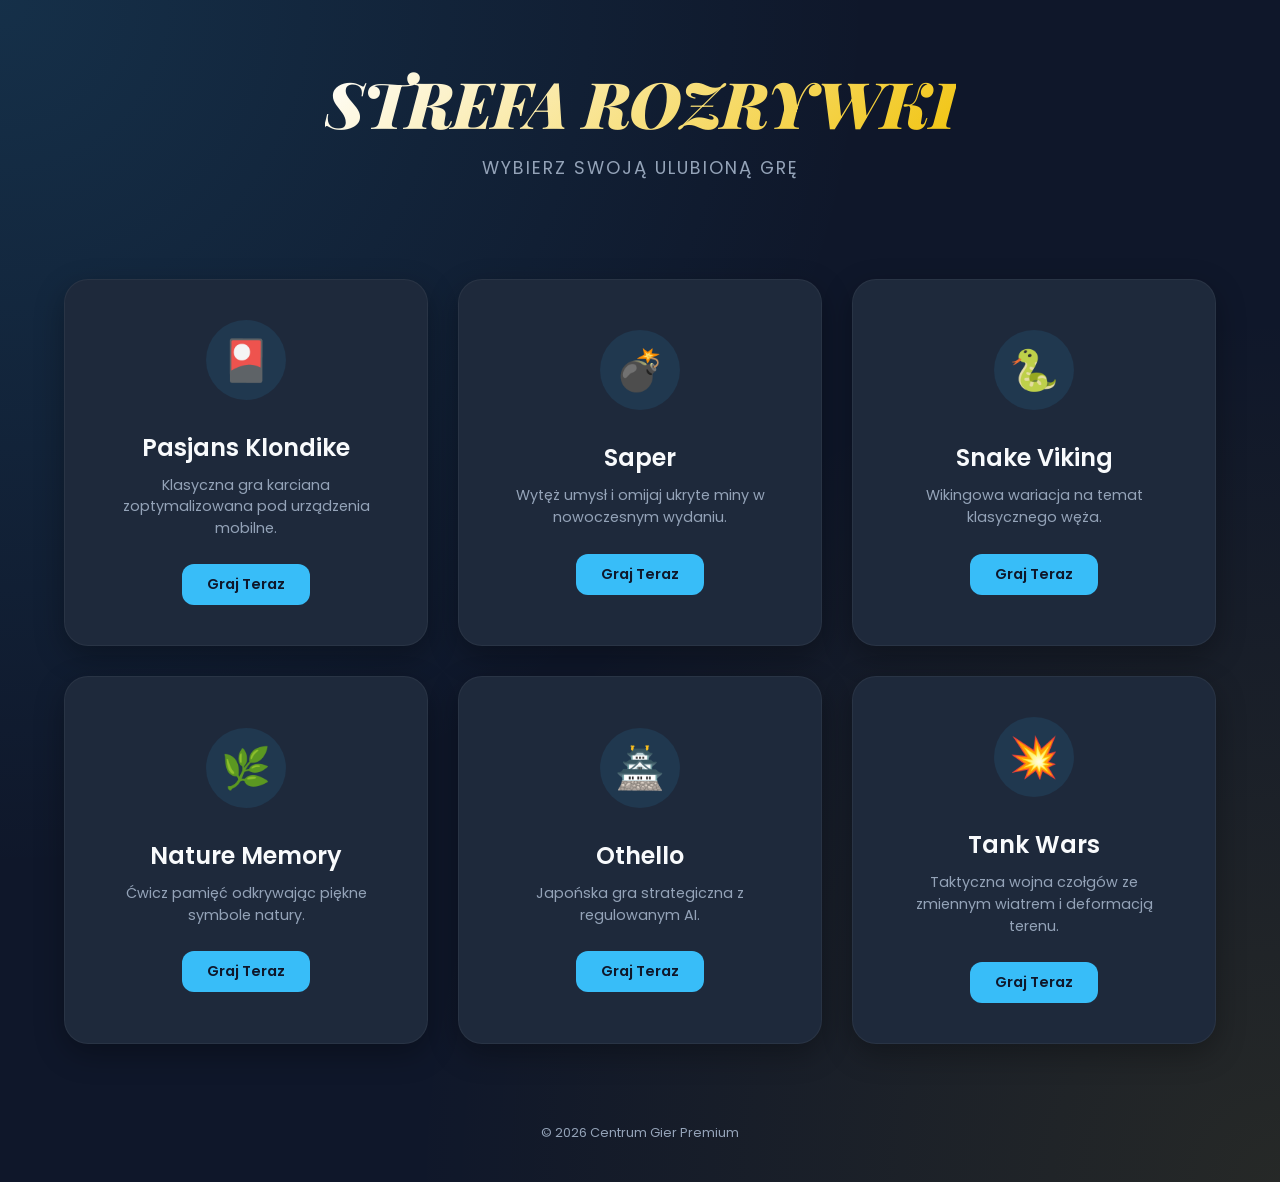
<file: index.html>
<!DOCTYPE html>
<html lang="pl">
<head>
    <meta charset="UTF-8">
    <meta name="viewport" content="width=device-width, initial-scale=1.0">
    <title>Centrum Gier Premium</title>
    <link rel="preconnect" href="https://fonts.googleapis.com">
    <link rel="preconnect" href="https://fonts.gstatic.com" crossorigin>
    <link href="https://fonts.googleapis.com/css2?family=Playfair+Display:ital,wght@0,700;0,900;1,400&family=Poppins:wght@300;400;600&display=swap" rel="stylesheet">
    <style>
        :root {
            --bg-color: #0f172a;
            --card-bg: #1e293b;
            --accent-gold: #f1c40f;
            --accent-blue: #38bdf8;
            --text-main: #f8fafc;
            --text-muted: #94a3b8;
        }

        body {
            background-color: var(--bg-color);
            background-image: 
                radial-gradient(circle at 0% 0%, rgba(56, 189, 248, 0.15) 0%, transparent 50%),
                radial-gradient(circle at 100% 100%, rgba(241, 196, 15, 0.1) 0%, transparent 50%);
            margin: 0;
            padding: 0;
            font-family: 'Poppins', sans-serif;
            color: var(--text-main);
            min-height: 100vh;
            display: flex;
            flex-direction: column;
            align-items: center;
        }

        header {
            padding: 60px 20px;
            text-align: center;
        }

        h1 {
            font-family: 'Playfair Display', serif;
            font-size: clamp(2.5rem, 8vw, 4rem);
            font-style: italic;
            font-weight: 900;
            margin: 0;
            background: linear-gradient(135deg, #fff 0%, var(--accent-gold) 100%);
            -webkit-background-clip: text;
            -webkit-text-fill-color: transparent;
            letter-spacing: -1px;
        }

        .subtitle {
            color: var(--text-muted);
            font-size: 1.1rem;
            margin-top: 10px;
            letter-spacing: 2px;
            text-transform: uppercase;
        }

        .game-grid {
            display: grid;
            grid-template-columns: repeat(auto-fit, minmax(280px, 1fr));
            gap: 30px;
            width: 90%;
            max-width: 1200px;
            padding: 20px 20px 80px 20px;
        }

        .game-card {
            background: var(--card-bg);
            border-radius: 24px;
            padding: 40px;
            text-align: center;
            border: 1px solid rgba(255, 255, 255, 0.05);
            transition: all 0.4s cubic-bezier(0.175, 0.885, 0.32, 1.275);
            text-decoration: none;
            color: inherit;
            position: relative;
            overflow: hidden;
            display: flex;
            flex-direction: column;
            align-items: center;
            justify-content: center;
            box-shadow: 0 10px 30px rgba(0,0,0,0.3);
        }

        .game-card::before {
            content: '';
            position: absolute;
            top: 0;
            left: 0;
            right: 0;
            height: 4px;
            background: linear-gradient(90deg, transparent, var(--accent-blue), transparent);
            opacity: 0;
            transition: opacity 0.3s;
        }

        .game-card:hover {
            transform: translateY(-10px) scale(1.02);
            background: #273549;
            border-color: rgba(56, 189, 248, 0.3);
            box-shadow: 0 20px 40px rgba(0,0,0,0.5), 0 0 20px rgba(56, 189, 248, 0.1);
        }

        .game-card:hover::before {
            opacity: 1;
        }

        .icon-circle {
            width: 80px;
            height: 80px;
            background: rgba(56, 189, 248, 0.1);
            border-radius: 50%;
            display: flex;
            align-items: center;
            justify-content: center;
            font-size: 40px;
            margin-bottom: 20px;
            transition: transform 0.3s;
        }

        .game-card:hover .icon-circle {
            transform: scale(1.1) rotate(5deg);
            background: rgba(56, 189, 248, 0.2);
        }

        .game-title {
            font-size: 1.5rem;
            font-weight: 600;
            margin: 10px 0;
        }

        .game-desc {
            color: var(--text-muted);
            font-size: 0.9rem;
            margin-bottom: 25px;
            line-height: 1.5;
        }

        .play-btn {
            background: var(--accent-blue);
            color: var(--bg-color);
            padding: 10px 25px;
            border-radius: 12px;
            font-weight: 600;
            font-size: 0.9rem;
            transition: all 0.3s;
        }

        .game-card:hover .play-btn {
            background: var(--accent-gold);
            transform: scale(1.05);
        }

        /* Specific styles for different games */
        .card-solitaire .icon-circle { color: #f1c40f; }
        .card-saper .icon-circle { color: #ef4444; }
        .card-snake .icon-circle { color: #22c55e; }
        .card-memory .icon-circle { color: #a855f7; }
        .card-othello .icon-circle { color: #4a7c59; }
        .card-tankwars .icon-circle { color: #e94560; }

        @media (max-width: 600px) {
            header { padding: 40px 20px; }
            .game-grid { grid-template-columns: 1fr; }
        }
    </style>
</head>
<body>
    <header>
        <h1>STREFA ROZRYWKI</h1>
        <p class="subtitle">Wybierz swoją ulubioną grę</p>
    </header>

    <main class="game-grid">
        <!-- Pasjans -->
        <a href="solitaire/index.html" class="game-card card-solitaire">
            <div class="icon-circle">🎴</div>
            <div class="game-title">Pasjans Klondike</div>
            <div class="game-desc">Klasyczna gra karciana zoptymalizowana pod urządzenia mobilne.</div>
            <div class="play-btn">Graj Teraz</div>
        </a>

        <!-- Saper -->
        <a href="saper/index.html" class="game-card card-saper">
            <div class="icon-circle">💣</div>
            <div class="game-title">Saper</div>
            <div class="game-desc">Wytęż umysł i omijaj ukryte miny w nowoczesnym wydaniu.</div>
            <div class="play-btn">Graj Teraz</div>
        </a>

        <!-- Snake -->
        <a href="snake_viking/index.html" class="game-card card-snake">
            <div class="icon-circle">🐍</div>
            <div class="game-title">Snake Viking</div>
            <div class="game-desc">Wikingowa wariacja na temat klasycznego węża.</div>
            <div class="play-btn">Graj Teraz</div>
        </a>

        <!-- Nature Memory -->
        <a href="memory_nature/index.html" class="game-card card-memory">
            <div class="icon-circle">🌿</div>
            <div class="game-title">Nature Memory</div>
            <div class="game-desc">Ćwicz pamięć odkrywając piękne symbole natury.</div>
            <div class="play-btn">Graj Teraz</div>
        </a>

        <!-- Othello -->
        <a href="othello/index.html" class="game-card card-othello">
            <div class="icon-circle">🏯</div>
            <div class="game-title">Othello</div>
            <div class="game-desc">Japońska gra strategiczna z regulowanym AI.</div>
            <div class="play-btn">Graj Teraz</div>
        </a>

        <!-- Tank Wars -->
        <a href="tank_wars/index.html" class="game-card card-tankwars">
            <div class="icon-circle">💥</div>
            <div class="game-title">Tank Wars</div>
            <div class="game-desc">Taktyczna wojna czołgów ze zmiennym wiatrem i deformacją terenu.</div>
            <div class="play-btn">Graj Teraz</div>
        </a>
    </main>

    <footer style="padding-bottom: 40px; color: var(--text-muted); font-size: 0.8rem;">
        &copy; 2026 Centrum Gier Premium
    </footer>
</body>
</html>
</file>
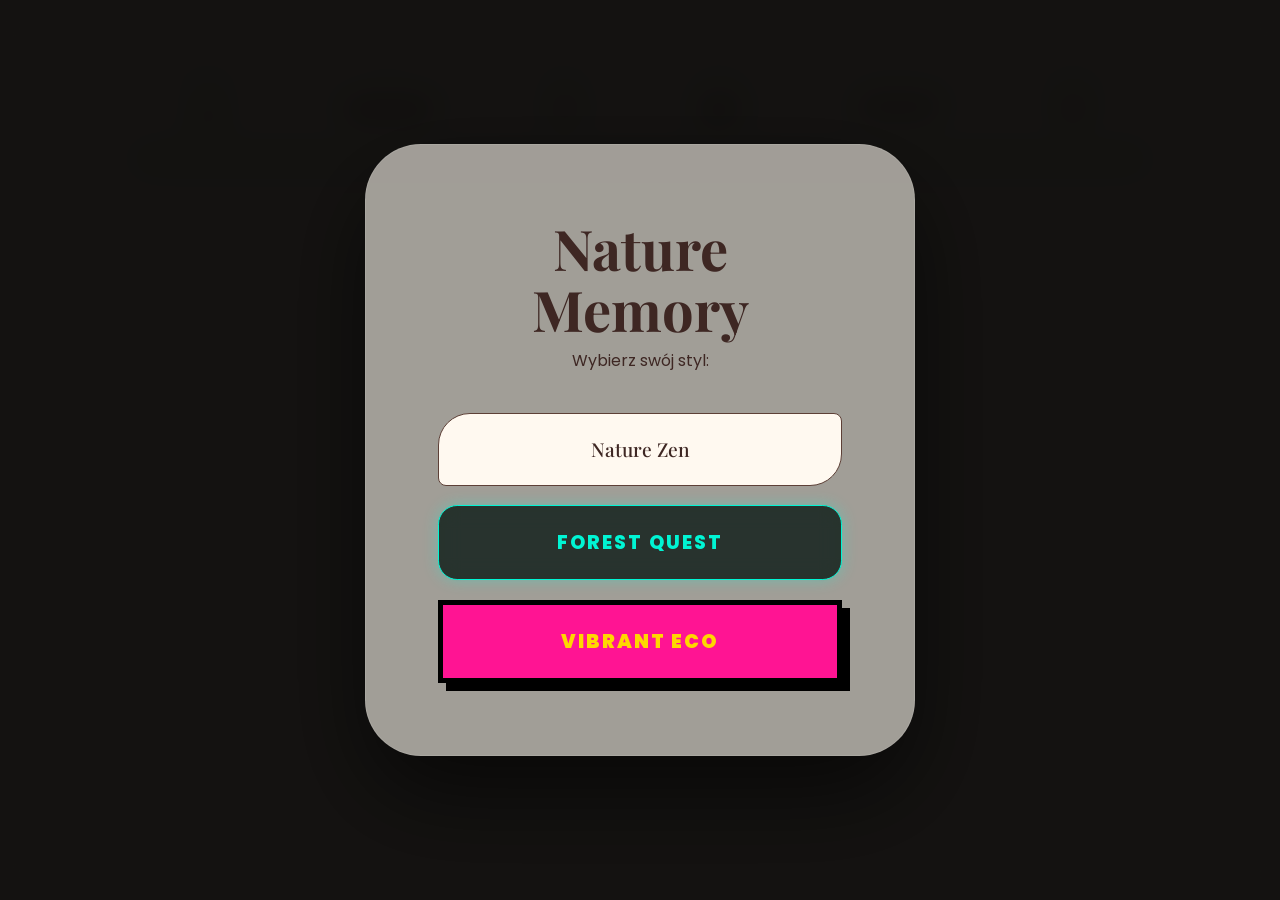
<file: memory_nature/index.html>
<!DOCTYPE html>
<html lang="pl">
<head>
    <meta charset="UTF-8">
    <meta name="viewport" content="width=device-width, initial-scale=1.0">
    <title>Nature Memory - Odkrywanka</title>
    <link rel="preconnect" href="https://fonts.googleapis.com">
    <link rel="preconnect" href="https://fonts.gstatic.com" crossorigin>
    <link href="https://fonts.googleapis.com/css2?family=Playfair+Display:ital,wght@0,400..900;1,400..900&family=Poppins:wght@300;400;600;800&display=swap" rel="stylesheet">
    <link rel="icon" type="image/png" href="favicon.png">
    <link rel="apple-touch-icon" href="apple-touch-icon.png">
    <meta name="apple-mobile-web-app-capable" content="yes">
    <meta name="apple-mobile-web-app-status-bar-style" content="black-translucent">
    <meta name="mobile-web-app-capable" content="yes">
    <link rel="manifest" href="manifest.json">
    <link rel="stylesheet" href="styles.css">
</head>
<body class="theme-zen">
    <div id="game-container">
        <header>
            <div class="stat">
                <span class="stat-label">Poziom:</span>
                <span class="stat-value" id="level">1</span>
                <span class="stat-record">Rekord:</span>
            </div>
            <div class="stat">
                <span class="stat-label">Czas:</span>
                <span class="stat-value" id="timer">00:00</span>
                <span class="stat-record"><span class="rec" id="best-time">--:--</span></span>
            </div>
            <div class="stat">
                <span class="stat-label">Wynik:</span>
                <span class="stat-value" id="score">0</span>
                <span class="stat-record"><span class="rec" id="best-score">0</span></span>
            </div>
            <div class="stat">
                <span class="stat-label">Combo:</span>
                <span class="stat-value" id="combo-display">x0</span>
                <span class="stat-record"><span class="rec" id="best-combo">x0</span></span>
            </div>
            <div class="stat">
                <span class="stat-label">☆☆☆</span>
                <span class="stat-value" id="stars-display">☆☆☆</span>
                <span class="stat-record"><span class="rec" id="best-stars-display">---</span></span>
            </div>
            <div class="stat">
                <span class="stat-label">Łącznie:</span>
                <span class="stat-value" id="session-score">0</span>
                <span class="stat-record"><span class="rec" id="best-session">0</span></span>
            </div>
        </header>
        
        <main id="game-board"></main>

        <div id="combo-container">
            <div class="combo-text" id="combo-msg">COMBO x2</div>
        </div>

        <div id="menu-overlay" class="overlay">
            <div class="menu-content">
                <h1>Nature Memory</h1>
                <p>Wybierz swój styl:</p>
                <div class="theme-options">
                    <button data-theme="zen">Nature Zen</button>
                    <button data-theme="forest">Forest Quest</button>
                    <button data-theme="eco">Vibrant Eco</button>
                </div>
            </div>
        </div>

        <div id="next-level-overlay" class="overlay hidden">
            <div class="menu-content">
                <h2>Poziom Ukończony!</h2>
                <div class="stars" id="level-stars">
                    <span class="star">★</span>
                    <span class="star">★</span>
                    <span class="star">★</span>
                </div>

                <div id="new-record-badge" class="new-record hidden">🏆 NOWY REKORD!</div>

                <div class="stats-summary">
                    <div class="summary-item">
                        <span>Czas całkowity:</span>
                        <span id="stat-time">00:00</span>
                    </div>
                    <div class="summary-item">
                        <span>Punkty podstawowe:</span>
                        <span id="stat-base-pts">0</span>
                    </div>
                    <div class="summary-item">
                        <span>Bonus za szybkość:</span>
                        <span id="stat-speed-bonus">0</span>
                    </div>
                    <div class="summary-item">
                        <span>Najwyższe COMBO:</span>
                        <span id="stat-max-combo">x0</span>
                    </div>
                    <div class="summary-item total">
                        <span>WYNIK POZIOMU:</span>
                        <span id="stat-total-score">0</span>
                    </div>
                    <div class="summary-item session-total">
                        <span>ŁĄCZNY WYNIK:</span>
                        <span id="stat-session-score">0</span>
                    </div>
                </div>

                <p id="level-summary" class="hidden"></p>
                <button id="next-level-btn">Następny Poziom</button>
            </div>
        </div>
    </div>
    <script src="script.js"></script>
    <script>
        if ('serviceWorker' in navigator && ['http:', 'https:'].includes(window.location.protocol)) {
            navigator.serviceWorker.register('sw.js').catch(() => {});
        }
    </script>
</body>
</html>
</file>
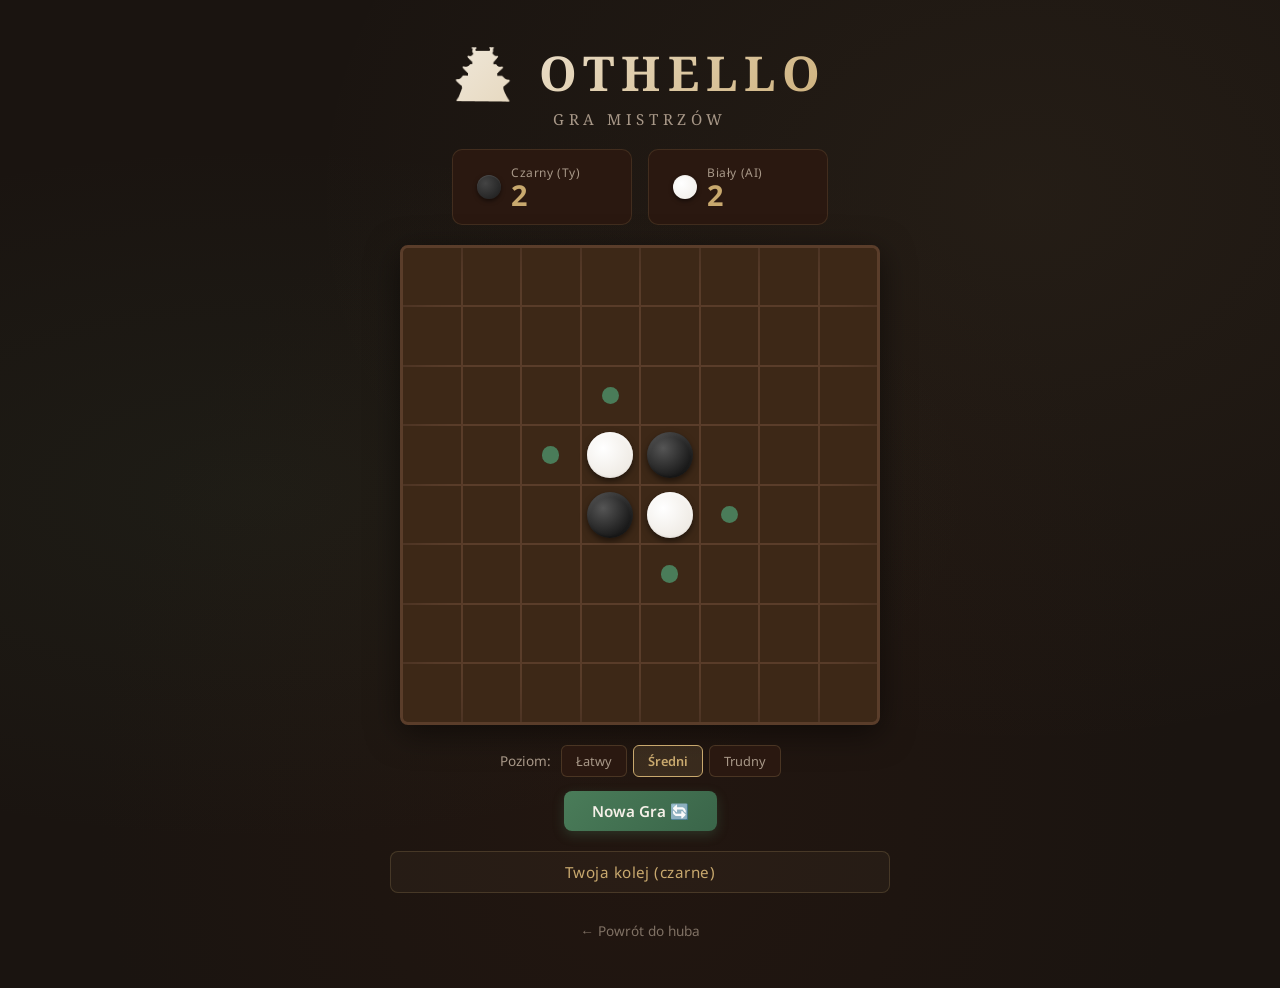
<file: othello/index.html>
<!DOCTYPE html>
<html lang="pl">
<head>
    <meta charset="UTF-8">
    <meta name="viewport" content="width=device-width, initial-scale=1.0, user-scalable=no">
    <meta name="theme-color" content="#1a1410">
    <meta name="apple-mobile-web-app-capable" content="yes">
    <meta name="apple-mobile-web-app-status-bar-style" content="black-translucent">
    <title>Othello - Gra Mistrzów</title>
    <link rel="icon" type="image/png" sizes="32x32" href="favicon.png">
    <link rel="apple-touch-icon" href="icon-192.png">
    <link rel="manifest" href="manifest.json">
    <link rel="preconnect" href="https://fonts.googleapis.com">
    <link rel="preconnect" href="https://fonts.gstatic.com" crossorigin>
    <link href="https://fonts.googleapis.com/css2?family=Noto+Sans:wght@400;500;600;700&family=Noto+Serif:wght@400;700&display=swap" rel="stylesheet">
    <link rel="stylesheet" href="styles.css">
</head>
<body>
    <div class="container">
        <header class="header">
            <h1 class="title">🏯 OTHELLO</h1>
            <p class="subtitle">Gra Mistrzów</p>
        </header>

        <div class="score-panel">
            <div class="score-card score-black">
                <div class="disc-indicator black"></div>
                <div class="score-info">
                    <span class="score-label">Czarny (Ty)</span>
                    <span class="score-value" id="score-black">2</span>
                </div>
            </div>
            <div class="score-card score-white">
                <div class="disc-indicator white"></div>
                <div class="score-info">
                    <span class="score-label">Biały (AI)</span>
                    <span class="score-value" id="score-white">2</span>
                </div>
            </div>
        </div>

        <div class="board-container">
            <div class="board" id="board"></div>
        </div>

        <div class="controls">
            <div class="difficulty-selector">
                <span class="difficulty-label">Poziom:</span>
                <div class="difficulty-buttons">
                    <button class="difficulty-btn" data-level="easy">Łatwy</button>
                    <button class="difficulty-btn active" data-level="medium">Średni</button>
                    <button class="difficulty-btn" data-level="hard">Trudny</button>
                </div>
            </div>
            <button class="new-game-btn" id="new-game-btn">Nowa Gra 🔄</button>
        </div>

        <div class="status" id="status">Twoja kolej (czarne)</div>

        <a class="back-link" href="../index.html">← Powrót do huba</a>
    </div>

    <script>
        if ('serviceWorker' in navigator) {
            navigator.serviceWorker.register('sw.js').catch(() => {});
        }
    </script>
    <script src="script.js"></script>
</body>
</html>
</file>
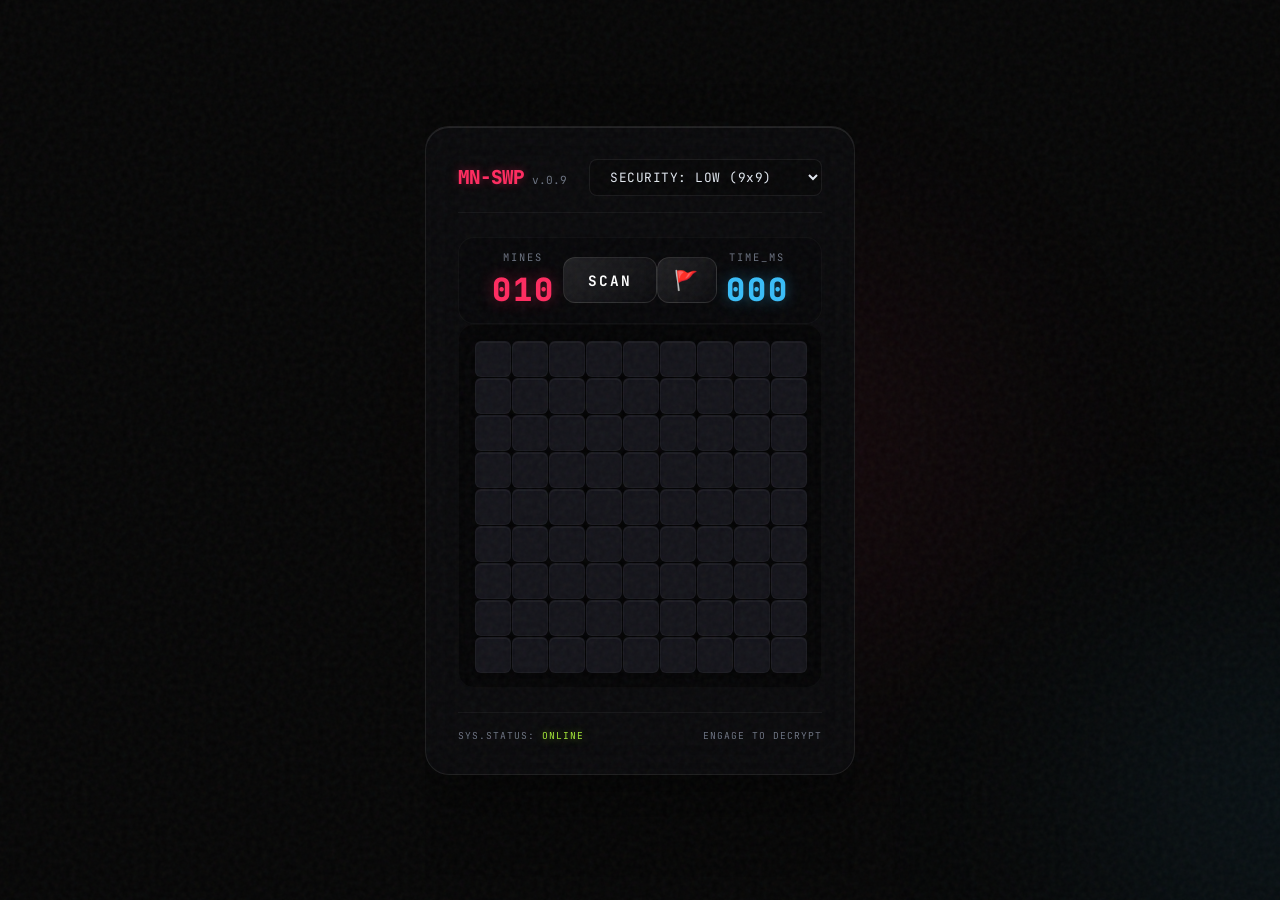
<file: saper/index.html>
<!DOCTYPE html>
<html lang="pl">
<head>
    <meta charset="UTF-8">
    <meta name="viewport" content="width=device-width, initial-scale=1.0">
    <title>Minesweeper // OS-X</title>
    <link rel="stylesheet" href="styles.css">
    <!-- Wgrywamy stylowe, techniczne fonty zamiast generycznego Inter -->
    <link href="https://fonts.googleapis.com/css2?family=JetBrains+Mono:wght@400;700;800&family=Outfit:wght@400;500;700&display=swap" rel="stylesheet">
</head>
<body>
    <div class="noise-overlay"></div>
    <div class="ambient-light"></div>
    <div class="ambient-light light-2"></div>

    <main class="app-wrapper">
        <header class="top-bar">
            <div class="brand">
                <span class="logo">MN-SWP</span>
                <span class="version">v.0.9</span>
            </div>
            <div class="controls">
                <select id="difficulty" class="cyber-select">
                    <option value="beginner">SECURITY: LOW (9x9)</option>
                    <option value="intermediate">SECURITY: MED (16x16)</option>
                    <option value="expert">SECURITY: MAX (30x16)</option>
                </select>
            </div>
        </header>

        <section class="game-core">
            <div class="hud">
                <div class="hud-panel">
                    <span class="hud-label">MINES</span>
                    <div class="counter" id="mine-counter">010</div>
                </div>
                
                <button class="action-btn" id="reset-btn">
                    <div class="btn-inner">SCAN</div>
                </button>

                <button class="action-btn" id="flag-mode-btn">
                    <div class="btn-inner flag-icon">🚩</div>
                </button>
                
                <div class="hud-panel">
                    <span class="hud-label">TIME_MS</span>
                    <div class="counter" id="timer">000</div>
                </div>
            </div>

            <div class="board-container">
                <div class="board" id="board"></div>
            </div>
        </section>
        
        <footer class="bottom-bar">
            <span>SYS.STATUS: <span class="status-indicator">ONLINE</span></span>
            <span>ENGAGE TO DECRYPT</span>
        </footer>
    </main>

    <script src="script.js"></script>
</body>
</html>
</file>
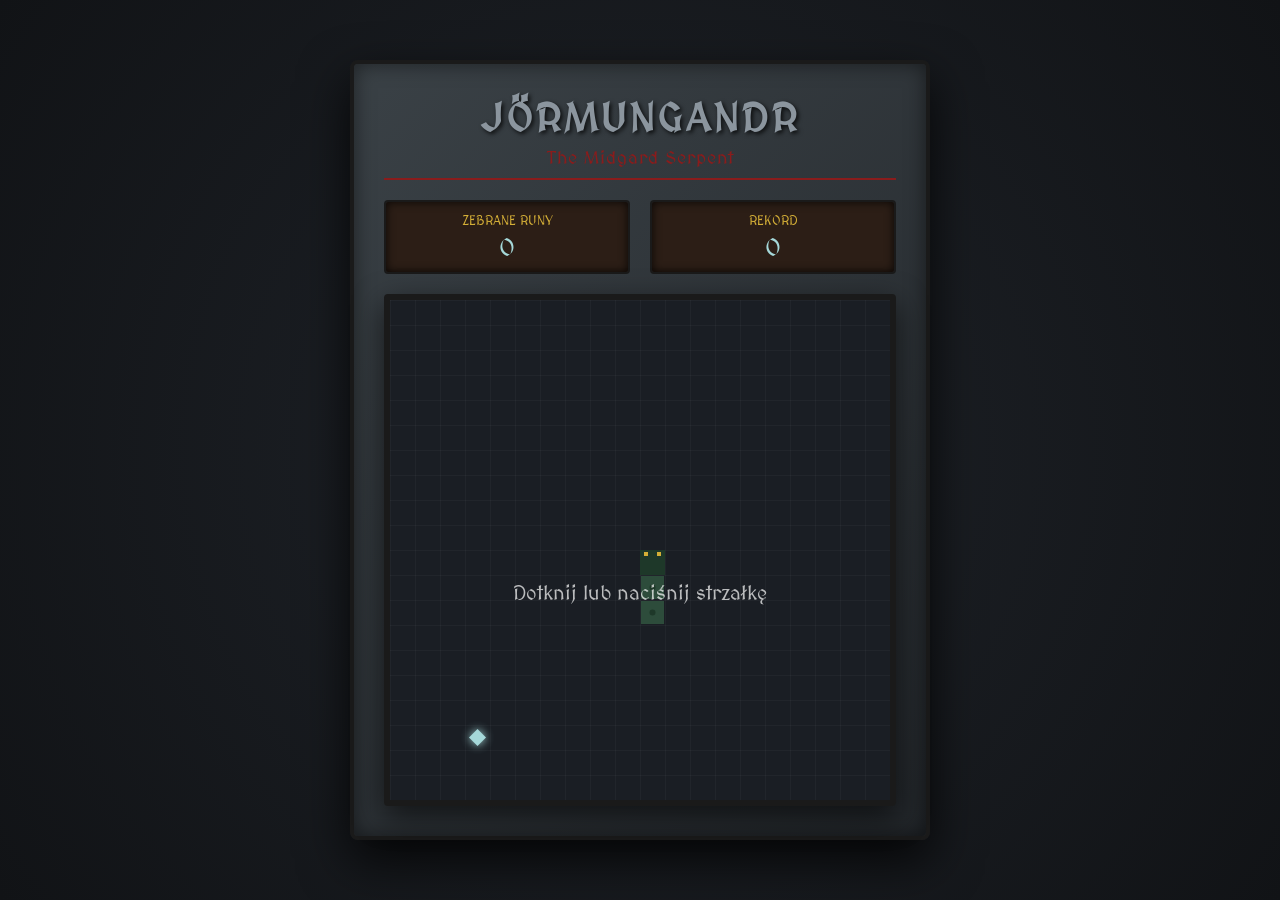
<file: snake_viking/index.html>
<!DOCTYPE html>
<html lang="pl">
<head>
    <meta charset="UTF-8">
    <meta name="viewport" content="width=device-width, initial-scale=1.0">
    <title>Jörmungandr - Nordycki Wąż</title>
    <link rel="stylesheet" href="styles.css">
    <link href="https://fonts.googleapis.com/css2?family=MedievalSharp&display=swap" rel="stylesheet">
</head>
<body>
    <div class="game-wrapper">
        <header class="game-header">
            <h1>JÖRMUNGANDR</h1>
            <p class="subtitle">The Midgard Serpent</p>
        </header>

        <div class="stats">
            <div class="stat-box">
                <span>ZEBRANE RUNY</span>
                <span id="score">0</span>
            </div>
            <div class="stat-box">
                <span>REKORD</span>
                <span id="high-score">0</span>
            </div>
        </div>

        <div class="canvas-container">
            <canvas id="gameCanvas" width="500" height="500"></canvas>
            <div id="game-over-screen" class="overlay hidden">
                <h2>VALHALLA CZEKA</h2>
                <p>Wąż pożarł samego siebie lub uderzył w skały fiordu.</p>
                <button id="restart-btn">Rozpocznij nową sagę</button>
            </div>
        </div>

        <div class="mobile-controls">
            <div class="control-row">
                <button id="up-btn" class="ctrl-btn">▲</button>
            </div>
            <div class="control-row">
                <button id="left-btn" class="ctrl-btn">◀</button>
                <button id="down-btn" class="ctrl-btn">▼</button>
                <button id="right-btn" class="ctrl-btn">▶</button>
            </div>
        </div>
    </div>
    <script src="script.js"></script>
</body>
</html>
</file>
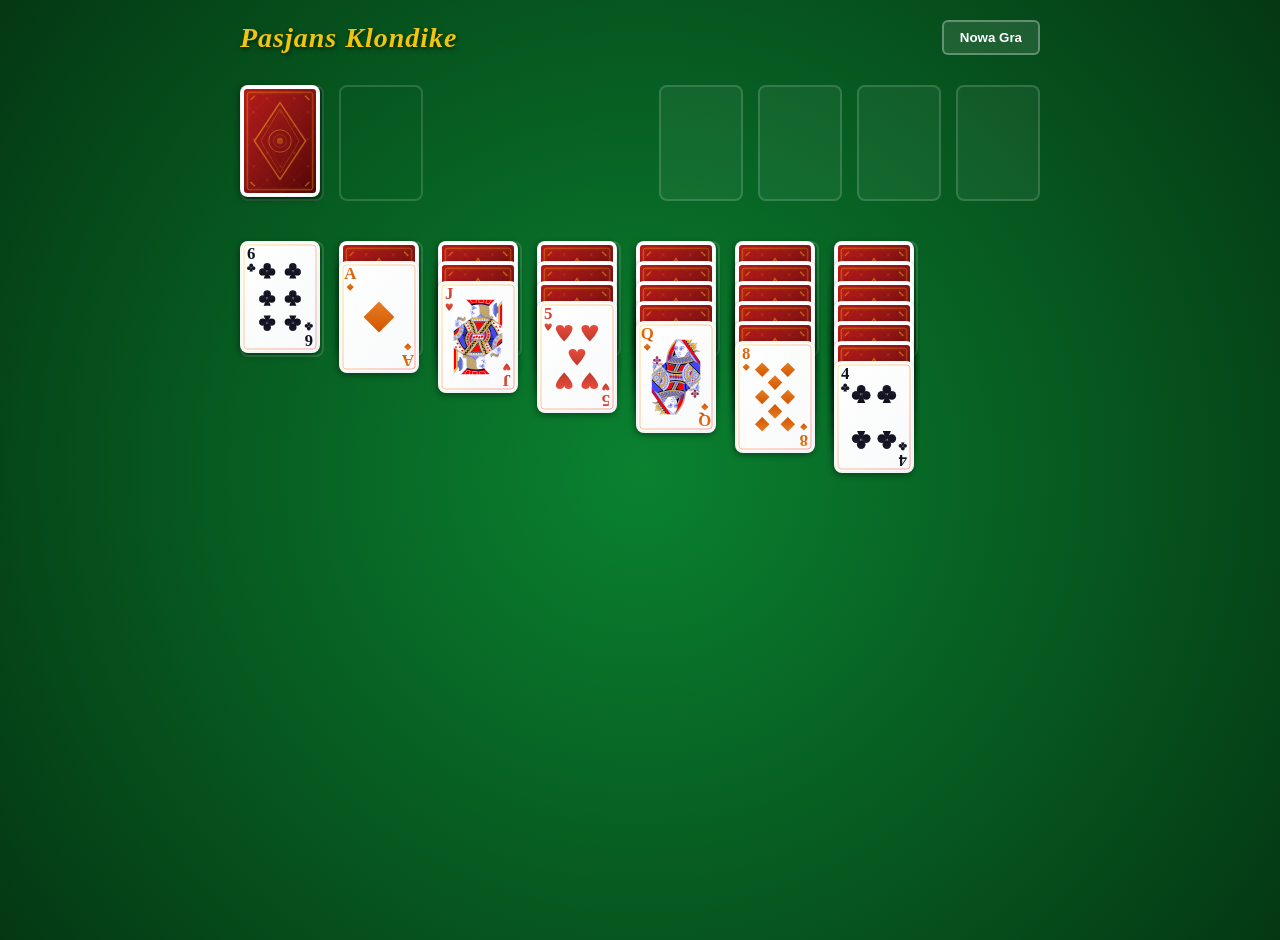
<file: solitaire/index.html>
<!DOCTYPE html>
<html lang="pl">
<head>
    <meta charset="UTF-8">
    <meta name="viewport" content="width=device-width, initial-scale=1.0, maximum-scale=1.0, user-scalable=no">
    <title>Pasjans Klondike</title>
    
    <!-- PWA Meta Tags -->
    <meta name="apple-mobile-web-app-capable" content="yes">
    <meta name="apple-mobile-web-app-status-bar-style" content="black-translucent">
    <meta name="theme-color" content="#076324">
    <link rel="manifest" href="manifest.json">
    
    <link rel="icon" href="icon.png" sizes="32x32" type="image/png">
    
    <style>
        /* CSS from styles.css */
        body {
            background-color: #076324;
            background-image: radial-gradient(circle at center, #0a8230 0%, #043813 100%);
            margin: 0;
            padding: 20px;
            font-family: 'Segoe UI', Arial, sans-serif;
            color: white;
            min-height: 100vh;
            display: flex;
            flex-direction: column;
            align-items: center;
            user-select: none;
            -webkit-user-select: none;
            -moz-user-select: none;
            -ms-user-select: none;
            -webkit-touch-callout: none;
            overflow: hidden; /* Prevent scrolling during game */
        }

        .top-bar {
            display: flex;
            justify-content: space-between;
            width: 100%;
            max-width: 800px;
            margin-bottom: 30px;
            align-items: center;
        }

        h1 {
            margin: 0;
            font-size: 28px;
            font-family: Georgia, 'Times New Roman', serif;
            font-style: italic;
            font-weight: 900;
            color: #f1c40f;
            text-shadow: 1px 2px 4px rgba(0,0,0,0.6);
            letter-spacing: 1px;
        }

        button {
            background: rgba(255,255,255,0.1);
            color: white;
            border: 2px solid rgba(255,255,255,0.3);
            padding: 8px 16px;
            border-radius: 6px;
            cursor: pointer;
            font-weight: bold;
            font-family: 'Segoe UI', Arial, sans-serif;
            transition: all 0.2s;
            touch-action: manipulation;
        }
        button:hover { 
            background: rgba(255,255,255,0.2); 
            border-color: #f1c40f;
            color: #f1c40f;
        }

        .game-board {
            display: flex;
            flex-direction: column;
            gap: 40px;
            width: 100%;
            max-width: 800px;
            touch-action: none;
        }

        .row {
            display: flex;
            gap: 15px;
            width: 100%;
        }

        .spacer {
            flex-grow: 1;
        }

        .pile {
            width: 80px;
            height: 112px;
            border: 2px solid rgba(255,255,255,0.15);
            border-radius: 8px;
            position: relative;
        }

        .pile.foundation {
            background: rgba(255,255,255,0.05);
        }

        .card {
            width: 80px;
            height: 112px;
            border-radius: 8px;
            background-size: cover;
            box-shadow: -1px 2px 6px rgba(0,0,0,0.4);
            position: absolute;
            left: -2px;
            top: -2px;
            cursor: default;
            transition: transform 0.1s;
            touch-action: none;
            -webkit-user-drag: none;
        }

        .card[data-faceup="true"] {
            cursor: grab;
        }
        .card[data-faceup="true"]:active {
            cursor: grabbing;
        }

        /* Dragging state */
        .card.dragging {
            opacity: 1 !important;
            transform: scale(1.1) !important;
            z-index: 9999 !important;
            pointer-events: none;
            box-shadow: 0 20px 40px rgba(0,0,0,0.5) !important;
            transition: none !important;
        }

        /* Animation for returning or auto-moving */
        .card.animating {
            transition: transform 0.3s cubic-bezier(0.25, 1, 0.5, 1), top 0.3s cubic-bezier(0.25, 1, 0.5, 1), left 0.3s cubic-bezier(0.25, 1, 0.5, 1) !important;
            z-index: 1000 !important;
        }

        /* Nesting logic */
        .pile[data-source="tableau"] .card > .card {
            top: 20px;
            left: 0;
        }
        .pile[data-source="tableau"] .card[data-faceup="true"] > .card {
            top: 42px;
        }

        .pile[data-source="waste"] .card > .card,
        .pile[data-source="foundation"] .card > .card,
        .pile[data-source="stock"] .card > .card {
            top: 0;
            left: 0;
        }

        .pile#stock {
            display: flex;
            justify-content: center;
            align-items: center;
            font-size: 40px;
            color: rgba(255,255,255,0.3);
            cursor: pointer;
            background: rgba(0,0,0,0.2);
        }
        .pile#stock::after {
            content: "↻";
        }
        .pile#stock:has(.card)::after {
            content: "";
        }

        /* Responsywność */
        @media (max-width: 700px) {
            .game-board { max-width: 100%; gap: 20px; }
            .row { gap: 8px; }
            .pile { width: calc(100vw / 8); height: calc(100vw / 8 * 1.4); }
            .card { width: calc(100vw / 8); height: calc(100vw / 8 * 1.4); }
            .pile[data-source="tableau"] .card > .card { top: 15px; }
            .pile[data-source="tableau"] .card[data-faceup="true"] > .card { top: 30px; }
        }

        /* --- VICTORY SCREEN --- */
        .victory-overlay {
            position: fixed; top: 0; left: 0; width: 100vw; height: 100vh;
            background: rgba(0, 0, 0, 0.8); backdrop-filter: blur(8px);
            display: flex; justify-content: center; align-items: center;
            z-index: 10000; opacity: 1; transition: opacity 0.5s ease-in-out;
        }
        .victory-overlay.hidden { opacity: 0; pointer-events: none; }
        .victory-modal {
            background: linear-gradient(145deg, #1e272e, #2c3e50); padding: 50px 60px;
            border-radius: 20px; box-shadow: 0 30px 60px rgba(0,0,0,0.6), 0 0 0 4px #f1c40f;
            text-align: center; position: relative;
        }
        .victory-ribbon {
            position: absolute; top: -20px; left: 50%; transform: translateX(-50%);
            background: #e74c3c; color: white; padding: 8px 30px;
            font-family: Georgia, 'Times New Roman', serif; font-weight: bold;
            font-size: 14px; text-transform: uppercase; letter-spacing: 2px;
            border-radius: 4px; box-shadow: 0 5px 10px rgba(0,0,0,0.3);
        }
        .victory-title { font-family: Georgia, 'Times New Roman', serif; font-size: 48px; font-style: italic; font-weight: 900; color: #f1c40f; margin: 20px 0 10px 0; }
        .victory-subtitle { font-size: 18px; color: #bdc3c7; margin-bottom: 30px; }
        .card-fan { position: relative; height: 120px; margin: 30px auto; display: flex; justify-content: center; align-items: center; }
        .decor-card {
            width: 60px; height: 90px; background: white; border-radius: 6px;
            box-shadow: 0 10px 20px rgba(0,0,0,0.5); position: absolute;
            display: flex; justify-content: center; align-items: center;
            font-size: 40px; font-weight: bold;
        }
        .decor-card.left { color: #2c3e50; transform: translateX(-40px) rotate(-15deg) translateY(10px); }
        .decor-card.center { color: #e74c3c; transform: translateX(0) rotate(0deg) scale(1.1); z-index: 3; }
        .decor-card.right { color: #e74c3c; transform: translateX(40px) rotate(15deg) translateY(10px); }
        .confetti-piece {
            position: fixed;
            left: var(--x);
            top: -12px;
            width: var(--w);
            height: var(--h);
            background: var(--c);
            border-radius: 2px;
            pointer-events: none;
            z-index: 10001;
            opacity: 0.95;
            transform: rotate(var(--r));
            animation: confetti-fall var(--d) cubic-bezier(0.16, 0.8, 0.34, 1) forwards;
        }
        @keyframes confetti-fall {
            0% { transform: translate3d(0, -20px, 0) rotate(var(--r)); opacity: 1; }
            55% { opacity: 1; }
            100% { transform: translate3d(var(--dx), 105vh, 0) rotate(var(--rr)); opacity: 0; }
        }
        .gold-btn {
            background: linear-gradient(to bottom, #f1c40f, #f39c12); color: #2c3e50;
            border: none; padding: 15px 40px; font-size: 18px; border-radius: 30px;
            text-transform: uppercase; letter-spacing: 1px; cursor: pointer;
        }
    </style>
    <script src="faceData.js"></script>
</head>
<body>
    <div class="top-bar">
        <h1>Pasjans Klondike</h1>
        <button id="reset-btn">Nowa Gra</button>
    </div>

    <div class="game-board">
        <div class="row top-row">
            <div class="pile" id="stock" data-source="stock"></div>
            <div class="pile" id="waste" data-source="waste"></div>
            <div class="spacer"></div>
            <div class="pile foundation" id="foundation-0" data-source="foundation" data-col="0"></div>
            <div class="pile foundation" id="foundation-1" data-source="foundation" data-col="1"></div>
            <div class="pile foundation" id="foundation-2" data-source="foundation" data-col="2"></div>
            <div class="pile foundation" id="foundation-3" data-source="foundation" data-col="3"></div>
        </div>
        <div class="row bottom-row">
            <div class="pile" id="tableau-0" data-source="tableau" data-col="0"></div>
            <div class="pile" id="tableau-1" data-source="tableau" data-col="1"></div>
            <div class="pile" id="tableau-2" data-source="tableau" data-col="2"></div>
            <div class="pile" id="tableau-3" data-source="tableau" data-col="3"></div>
            <div class="pile" id="tableau-4" data-source="tableau" data-col="4"></div>
            <div class="pile" id="tableau-5" data-source="tableau" data-col="5"></div>
            <div class="pile" id="tableau-6" data-source="tableau" data-col="6"></div>
        </div>
    </div>

    <div id="victory-screen" class="victory-overlay hidden">
        <div class="victory-modal">
            <div class="victory-ribbon">Zwycięstwo</div>
            <h2 class="victory-title">Mistrz Kart!</h2>
            <p class="victory-subtitle">Pasjans został pomyślnie ukończony.</p>
            <div class="card-fan">
                <div class="decor-card left">♠</div>
                <div class="decor-card center">♥</div>
                <div class="decor-card right">♦</div>
            </div>
            <button id="play-again-btn" class="gold-btn">Zagraj ponownie</button>
        </div>
    </div>

    <script>
        // JS from script.js
        function getPipLayout(rank, symbol) {
            const rankValue = rank === 'A' ? 1 : Number(rank);
            const pipScale = rank === 'A' ? 0.55 : (rankValue >= 9 ? 0.24 : (rankValue >= 6 ? 0.26 : 0.3));
            const layouts = {
                A: [{ x: 50, y: 70, scale: 0.55 }],
                2: [{ x: 50, y: 40 }, { x: 50, y: 100 }],
                3: [{ x: 50, y: 38 }, { x: 50, y: 70 }, { x: 50, y: 102 }],
                4: [{ x: 34, y: 40 }, { x: 66, y: 40 }, { x: 34, y: 100 }, { x: 66, y: 100 }],
                5: [{ x: 34, y: 40 }, { x: 66, y: 40 }, { x: 50, y: 70 }, { x: 34, y: 100 }, { x: 66, y: 100 }],
                6: [{ x: 34, y: 36 }, { x: 66, y: 36 }, { x: 34, y: 70 }, { x: 66, y: 70 }, { x: 34, y: 104 }, { x: 66, y: 104 }],
                7: [{ x: 34, y: 36 }, { x: 66, y: 36 }, { x: 50, y: 52 }, { x: 34, y: 70 }, { x: 66, y: 70 }, { x: 34, y: 104 }, { x: 66, y: 104 }],
                8: [{ x: 34, y: 36 }, { x: 66, y: 36 }, { x: 50, y: 52 }, { x: 34, y: 70 }, { x: 66, y: 70 }, { x: 50, y: 88 }, { x: 34, y: 104 }, { x: 66, y: 104 }],
                9: [{ x: 34, y: 36 }, { x: 66, y: 36 }, { x: 34, y: 56 }, { x: 66, y: 56 }, { x: 50, y: 70 }, { x: 34, y: 84 }, { x: 66, y: 84 }, { x: 34, y: 104 }, { x: 66, y: 104 }],
                10: [{ x: 34, y: 36 }, { x: 66, y: 36 }, { x: 50, y: 48 }, { x: 34, y: 56 }, { x: 66, y: 56 }, { x: 34, y: 84 }, { x: 66, y: 84 }, { x: 50, y: 92 }, { x: 34, y: 104 }, { x: 66, y: 104 }]
            };

            return (layouts[rank] || []).map(function(pip) {
                const rotate = pip.rotate !== undefined ? pip.rotate : (pip.y > 70 ? 180 : 0);
                const scale = pip.scale || pipScale;
                return `<g transform="translate(${pip.x}, ${pip.y}) rotate(${rotate}) scale(${scale}) translate(-50, -50)">${symbol}</g>`;
            }).join('');
        }

        function getCardSVG(rank, suit) {
            let color1, color2, suitId;
            if (suit === '♥') { color1 = '#e74c3c'; color2 = '#c0392b'; suitId = 'H'; }
            else if (suit === '♦') { color1 = '#e67e22'; color2 = '#d35400'; suitId = 'D'; }
            else if (suit === '♣') { color1 = '#1a1a2e'; color2 = '#0f0f1a'; suitId = 'C'; }
            else if (suit === '♠') { color1 = '#1a1a2e'; color2 = '#0f0f1a'; suitId = 'S'; }

            let symbol = '';
            const fill = `url(#grad-${suitId})`;
            if (suit === '♥') symbol = `<path d="M50 85 C 50 85, 15 50, 15 30 A 18 18 0 0 1 50 30 A 18 18 0 0 1 85 30 C 85 50, 50 85, 50 85 Z" fill="${fill}"/>`;
            else if (suit === '♦') symbol = `<polygon points="50,15 85,50 50,85 15,50" fill="${fill}"/>`;
            else if (suit === '♣') symbol = `<circle cx="50" cy="35" r="18" fill="${fill}"/><circle cx="29" cy="60" r="18" fill="${fill}"/><circle cx="71" cy="60" r="18" fill="${fill}"/><path d="M50 50 L 67 92 L 33 92 Z" fill="${fill}"/>`;
            else if (suit === '♠') symbol = `<path d="M50 15 C 50 15, 85 50, 85 70 A 18 18 0 0 1 50 70 A 18 18 0 0 1 15 70 C 15 50, 50 15, 50 15 Z M50 65 L 67 97 L 33 97 Z" fill="${fill}"/>`;

            const isFace = ['J', 'Q', 'K'].includes(rank);
            const cornerRankX = rank === '10' ? 17 : 14;
            const cornerSuitY = 26;
            const cornerSuitScale = 0.132;
            const cornerSuitX = cornerRankX - (50 * cornerSuitScale);
            let centerContent = '';
            if (isFace && typeof faceData !== 'undefined') {
                centerContent = faceData[rank + suitId] || '';
            }

            const svg = `
            <svg viewBox="0 0 100 140" xmlns="http://www.w3.org/2000/svg" xmlns:xlink="http://www.w3.org/1999/xlink">
                <defs>
                    <linearGradient id="grad-${suitId}" x1="0" y1="0" x2="0" y2="1"><stop offset="0%" stop-color="${color1}"/><stop offset="100%" stop-color="${color2}"/></linearGradient>
                    <linearGradient id="bgGrad" x1="0" y1="0" x2="1" y2="1"><stop offset="0%" stop-color="#ffffff"/><stop offset="100%" stop-color="#f8f9fa"/></linearGradient>
                    <linearGradient id="goldGrad" x1="0" y1="0" x2="1" y2="1"><stop offset="0%" stop-color="#f9d423"/><stop offset="100%" stop-color="#ff4e50"/></linearGradient>
                    <filter id="drop" x="-20%" y="-20%" width="140%" height="140%"><feDropShadow dx="0" dy="2" stdDeviation="2" flood-opacity="0.35" flood-color="${color2}"/></filter>
                </defs>
                <rect width="100" height="140" rx="6" fill="url(#bgGrad)" stroke="#dcdde1" stroke-width="0.5"/>
                <rect width="96" height="136" x="2" y="2" rx="5" fill="none" stroke="rgba(0,0,0,0.04)" stroke-width="1"/>
                <rect width="90" height="130" x="5" y="5" rx="4" fill="none" stroke="url(#goldGrad)" stroke-width="1.2" opacity="0.55"/>
                ${isFace ? centerContent : getPipLayout(rank, symbol)}
                <text x="${cornerRankX}" y="22" text-anchor="middle" font-family="Georgia Pro, Times New Roman, serif" font-size="21" font-weight="600" fill="url(#grad-${suitId})">${rank}</text>
                <g transform="translate(${cornerSuitX}, ${cornerSuitY}) scale(${cornerSuitScale})">${symbol}</g>
                <g transform="translate(100, 140) rotate(180)">
                    <text x="${cornerRankX}" y="22" text-anchor="middle" font-family="Georgia Pro, Times New Roman, serif" font-size="21" font-weight="600" fill="url(#grad-${suitId})">${rank}</text>
                    <g transform="translate(${cornerSuitX}, ${cornerSuitY}) scale(${cornerSuitScale})">${symbol}</g>
                </g>
            </svg>`;
            return `data:image/svg+xml;charset=utf-8,${encodeURIComponent(svg.trim())}`;
        }

        const cardBackURI = `data:image/svg+xml;charset=utf-8,${encodeURIComponent(`
        <svg viewBox="0 0 100 140" xmlns="http://www.w3.org/2000/svg">
            <defs>
                <linearGradient id="backBg" x1="0" y1="0" x2="1" y2="1"><stop offset="0%" stop-color="#b00505"/><stop offset="100%" stop-color="#5e0404"/></linearGradient>
                <linearGradient id="goldGrad" x1="0" y1="0" x2="1" y2="1"><stop offset="0%" stop-color="#f1c40f"/><stop offset="40%" stop-color="#f39c12"/><stop offset="60%" stop-color="#e67e22"/><stop offset="100%" stop-color="#f1c40f"/></linearGradient>
                <linearGradient id="innerShine" x1="0" y1="0" x2="1" y2="1"><stop offset="0%" stop-color="rgba(255,255,255,0.08)"/><stop offset="100%" stop-color="rgba(0,0,0,0.15)"/></linearGradient>
                <pattern id="patBack" width="24" height="24" patternUnits="userSpaceOnUse" patternTransform="rotate(45)">
                    <rect width="24" height="24" fill="none"/>
                    <path d="M0 12 L24 12 M12 0 L12 24" stroke="url(#goldGrad)" stroke-width="0.6" opacity="0.08"/>
                    <circle cx="12" cy="12" r="1.5" fill="url(#goldGrad)" opacity="0.15"/>
                </pattern>
                <pattern id="dotPat" width="8" height="8" patternUnits="userSpaceOnUse">
                    <circle cx="4" cy="4" r="0.8" fill="url(#goldGrad)" opacity="0.06"/>
                </pattern>
            </defs>
            <rect width="100" height="140" rx="6" fill="#fff" stroke="#dcdde1" stroke-width="1"/>
            <rect width="90" height="130" x="5" y="5" rx="4" fill="url(#backBg)"/>
            <rect width="90" height="130" x="5" y="5" rx="4" fill="url(#patBack)"/>
            <rect width="90" height="130" x="5" y="5" rx="4" fill="url(#dotPat)"/>
            <rect width="90" height="130" x="5" y="5" rx="4" fill="url(#innerShine)"/>
            <rect width="82" height="122" x="9" y="9" rx="3" fill="none" stroke="url(#goldGrad)" stroke-width="1.2" opacity="0.5"/>
            <rect width="78" height="118" x="11" y="11" rx="2" fill="none" stroke="url(#goldGrad)" stroke-width="0.5" opacity="0.25"/>
            <polygon points="50,22 82,70 50,118 18,70" fill="none" stroke="url(#goldGrad)" stroke-width="1.8" opacity="0.55"/>
            <polygon points="50,30 74,70 50,110 26,70" fill="none" stroke="url(#goldGrad)" stroke-width="1" opacity="0.3"/>
            <polygon points="50,38 66,70 50,102 34,70" fill="none" stroke="url(#goldGrad)" stroke-width="0.5" opacity="0.15"/>
            <circle cx="50" cy="70" r="14" fill="none" stroke="url(#goldGrad)" stroke-width="1.2" opacity="0.45"/>
            <circle cx="50" cy="70" r="8" fill="none" stroke="url(#goldGrad)" stroke-width="0.8" opacity="0.3"/>
            <circle cx="50" cy="70" r="4" fill="url(#goldGrad)" opacity="0.35"/>
            <path d="M14 18 L18 14" stroke="url(#goldGrad)" stroke-width="2" stroke-linecap="round" opacity="0.5"/>
            <path d="M86 18 L82 14" stroke="url(#goldGrad)" stroke-width="2" stroke-linecap="round" opacity="0.5"/>
            <path d="M14 122 L18 126" stroke="url(#goldGrad)" stroke-width="2" stroke-linecap="round" opacity="0.5"/>
            <path d="M86 122 L82 126" stroke="url(#goldGrad)" stroke-width="2" stroke-linecap="round" opacity="0.5"/>
        </svg>`.trim())}`;

        const suits = ['♥', '♦', '♣', '♠'];
        const ranks = ['A', '2', '3', '4', '5', '6', '7', '8', '9', '10', 'J', 'Q', 'K'];

        let state = { stock: [], waste: [], foundations: [[], [], [], []], tableaus: [[], [], [], [], [], [], []] };

        function initGame() {
            let deck = [];
            suits.forEach(suit => { ranks.forEach((rank, i) => { deck.push({ id: `${rank}${suit}`, suit: suit, rank: rank, value: i + 1, color: (suit === '♥' || suit === '♦') ? 'red' : 'black', faceUp: false }); }); });
            for (let i = deck.length - 1; i > 0; i--) { const j = Math.floor(Math.random() * (i + 1)); [deck[i], deck[j]] = [deck[j], deck[i]]; }
            state = { stock: [], waste: [], foundations: [[], [], [], []], tableaus: [[], [], [], [], [], [], []] };
            for (let i = 0; i < 7; i++) { for (let j = 0; j <= i; j++) { const card = deck.pop(); if (j === i) card.faceUp = true; state.tableaus[i].push(card); } }
            state.stock = deck;
            renderBoard();
        }

        function createCardDOM(card, source, col, idx) {
            const el = document.createElement('div');
            el.classList.add('card');
            el.dataset.id = card.id; el.dataset.source = source; el.dataset.col = col; el.dataset.idx = idx; el.dataset.faceup = card.faceUp;
            if (card.faceUp) { el.style.backgroundImage = `url('${getCardSVG(card.rank, card.suit)}')`; } 
            else { el.style.backgroundImage = `url('${cardBackURI}')`; }
            el.draggable = false; // Disable native drag and drop to use our custom pointer events
            el.addEventListener('dblclick', onDblClick);
            el.addEventListener('pointerdown', onPointerDown);
            return el;
        }

        let dragData = null, dragTarget = null, lastTapTime = 0, draggingCards = [], dragOffset = { x: 0, y: 0 }, dragStartPos = { x: 0, y: 0 };
        let autoMovePending = false;

        function onPointerDown(e) {
            // Only allow left mouse button or touch
            if (e.pointerType === 'mouse' && e.button !== 0) return;
            
            const el = e.currentTarget;
            if (el.dataset.source === 'stock') {
                e.preventDefault();
                e.stopPropagation();
                drawFromStock(); return;
            }
            if (el.dataset.faceup !== 'true') return;
            
            e.preventDefault(); 
            e.stopPropagation(); // Stop bubbling to parent cards in the stack
            
            // Handle double-tap or double-click for unified behavior
            const now = Date.now();
            if (now - lastTapTime < 300) { autoMove({ source: el.dataset.source, col: parseInt(el.dataset.col), idx: parseInt(el.dataset.idx) }); lastTapTime = 0; return; }
            lastTapTime = now;
            
            dragTarget = el; dragData = { source: el.dataset.source, col: parseInt(el.dataset.col), idx: parseInt(el.dataset.idx) };
            const rect = el.getBoundingClientRect();
            dragOffset = { x: e.clientX - rect.left, y: e.clientY - rect.top };
            dragStartPos = { x: rect.left, y: rect.top };
            
            draggingCards = [el];
            if (dragData.source === 'tableau') { 
                let child = el.firstElementChild; 
                while (child && child.classList.contains('card')) { 
                    draggingCards.push(child); 
                    child = child.firstElementChild; 
                } 
            }
            draggingCards.forEach(card => card.classList.add('dragging'));
            updateDragPosition(e.clientX, e.clientY);
            
            // Attach move and up events to window to track them outside the element
            window.addEventListener('pointermove', onPointerMove, { passive: false });
            window.addEventListener('pointerup', onPointerUp);
            window.addEventListener('pointercancel', onPointerUp);
        }

        function updateDragPosition(x, y) {
            if (!dragTarget) return;
            dragTarget.style.position = 'fixed'; 
            dragTarget.style.left = (x - dragOffset.x) + 'px'; 
            dragTarget.style.top = (y - dragOffset.y) + 'px'; 
            dragTarget.style.pointerEvents = 'none'; // Allows checking elements underneath
            dragTarget.style.zIndex = '9999';
        }

        function onPointerMove(e) { 
            if (!dragTarget) return; 
            e.preventDefault(); 
            e.stopPropagation();
            updateDragPosition(e.clientX, e.clientY); 
        }

        function onPointerUp(e) {
            if (!dragData || !dragTarget) { cleanupDrag(); return; }
            e.preventDefault();
            e.stopPropagation();
            
            const dropTarget = document.elementFromPoint(e.clientX, e.clientY)?.closest('.card, .pile');
            let moveSuccessful = false;
            if (dropTarget) {
                const targetSource = dropTarget.dataset.source, targetCol = parseInt(dropTarget.dataset.col);
                if ((targetSource === 'tableau' || targetSource === 'foundation')) { moveSuccessful = handleMove(dragData, targetSource, targetCol); }
            }
            if (!moveSuccessful) {
                cleanupDrag(); renderBoard();
            } else { cleanupDrag(); }
        }

        function cleanupDrag() {
            if (dragTarget) { dragTarget.classList.remove('dragging', 'animating'); dragTarget.style.position = ''; dragTarget.style.left = ''; dragTarget.style.top = ''; dragTarget.style.pointerEvents = ''; dragTarget.style.zIndex = ''; }
            draggingCards.forEach(card => card.classList.remove('dragging', 'animating'));
            dragData = null; dragTarget = null; draggingCards = [];
            window.removeEventListener('pointermove', onPointerMove);
            window.removeEventListener('pointerup', onPointerUp);
            window.removeEventListener('pointercancel', onPointerUp);
        }

        function autoMove(drag) {
            if (autoMovePending) return;
            let draggedCards = [];
            if (drag.source === 'tableau') draggedCards = state.tableaus[drag.col].slice(drag.idx);
            else if (drag.source === 'waste') draggedCards = [state.waste[state.waste.length - 1]];
            else if (drag.source === 'foundation') draggedCards = [state.foundations[drag.col][state.foundations[drag.col].length - 1]];
            else return;
            if (draggedCards.length !== 1) return;
            const movingCard = draggedCards[0];
            for (let f = 0; f < 4; f++) {
                const fCol = state.foundations[f];
                let isValid = false;
                if (fCol.length === 0) { if (movingCard.value === 1) isValid = true; } 
                else { const topCard = fCol[fCol.length - 1]; if (topCard.suit === movingCard.suit && movingCard.value === topCard.value + 1) isValid = true; }
                if (isValid) { autoMovePending = true; animateToFoundation(drag, f); return; }
            }
        }

        function animateToFoundation(drag, fIdx) {
            const sourceEl = document.querySelector(`.card[data-source="${drag.source}"][data-col="${drag.col}"][data-idx="${drag.idx}"]`);
            if (!sourceEl) { autoMovePending = false; handleMove(drag, 'foundation', fIdx); return; }
            const targetEl = document.getElementById(`foundation-${fIdx}`);
            // Clear any viewport-coordinate inline styles left by a previous drag abort
            // (first click of double-click triggers drag, pointerup sets viewport coords as
            //  parent-relative left/top, which would corrupt getBoundingClientRect)
            sourceEl.style.left = '';
            sourceEl.style.top = '';
            void sourceEl.offsetHeight;
            const startRect = sourceEl.getBoundingClientRect();
            const endRect = targetEl.getBoundingClientRect();
            // Remove card from its nested parent so pile shows the underlying card
            sourceEl.remove();
            sourceEl.classList.remove('dragging');
            // Position card slightly above the pile (lift-off) with slight scale
            sourceEl.style.position = 'fixed';
            sourceEl.style.left = startRect.left + 'px';
            sourceEl.style.top = (startRect.top - 20) + 'px';
            sourceEl.style.transform = 'scale(1.06)';
            sourceEl.style.zIndex = '1000';
            sourceEl.style.pointerEvents = 'none';
            sourceEl.style.margin = '0';
            document.body.appendChild(sourceEl);
            // Force browser layout so start position is registered
            void sourceEl.offsetHeight;
            sourceEl.classList.add('animating');
            // Fly to foundation, settling scale back to normal
            sourceEl.style.left = endRect.left + 'px';
            sourceEl.style.top = endRect.top + 'px';
            sourceEl.style.transform = 'scale(1)';
            setTimeout(() => {
                sourceEl.remove();
                handleMove(drag, 'foundation', fIdx);
                autoMovePending = false;
            }, 300);
        }

        function renderBoard() {
            const stockEl = document.getElementById('stock'); stockEl.innerHTML = '';
            if (state.stock.length > 0) stockEl.appendChild(createCardDOM(state.stock[state.stock.length - 1], 'stock', 0, state.stock.length - 1));
            const wasteEl = document.getElementById('waste'); wasteEl.innerHTML = '';
            let p = wasteEl; state.waste.forEach((card, i) => { const el = createCardDOM(card, 'waste', 0, i); p.appendChild(el); p = el; });
            for (let i = 0; i < 4; i++) {
                const fEl = document.getElementById(`foundation-${i}`); fEl.innerHTML = '';
                let pf = fEl; state.foundations[i].forEach((card, idx) => { const el = createCardDOM(card, 'foundation', i, idx); pf.appendChild(el); pf = el; });
            }
            for (let i = 0; i < 7; i++) {
                const tEl = document.getElementById(`tableau-${i}`); tEl.innerHTML = '';
                let pt = tEl; state.tableaus[i].forEach((card, idx) => { const el = createCardDOM(card, 'tableau', i, idx); pt.appendChild(el); pt = el; });
            }
        }

        function drawFromStock() {
            if (state.stock.length > 0) { const card = state.stock.pop(); card.faceUp = true; state.waste.push(card); } 
            else { while (state.waste.length > 0) { const card = state.waste.pop(); card.faceUp = false; state.stock.push(card); } }
            renderBoard();
        }

        document.getElementById('stock').addEventListener('pointerdown', (e) => { 
            if (e.pointerType === 'mouse' && e.button !== 0) return;
            if (state.stock.length === 0) { e.preventDefault(); drawFromStock(); } 
        });
        document.getElementById('reset-btn').addEventListener('click', initGame);

        function handleMove(drag, targetSource, targetCol) {
            let draggedCards = [];
            if (drag.source === 'tableau') draggedCards = state.tableaus[drag.col].slice(drag.idx);
            else if (drag.source === 'waste') draggedCards = [state.waste[state.waste.length - 1]];
            else if (drag.source === 'foundation') draggedCards = [state.foundations[drag.col][state.foundations[drag.col].length - 1]];
            const movingCard = draggedCards[0]; if (!movingCard) return false;
            let isValid = false;
            if (targetSource === 'tableau') {
                const tCol = state.tableaus[targetCol];
                if (tCol.length === 0) { if (movingCard.value === 13) isValid = true; } 
                else { const topCard = tCol[tCol.length - 1]; if (topCard.color !== movingCard.color && movingCard.value === topCard.value - 1) isValid = true; }
            } else if (targetSource === 'foundation') {
                if (draggedCards.length === 1) {
                    const fCol = state.foundations[targetCol];
                    if (fCol.length === 0) { if (movingCard.value === 1) isValid = true; } 
                    else { const topCard = fCol[fCol.length - 1]; if (topCard.suit === movingCard.suit && movingCard.value === topCard.value + 1) isValid = true; }
                }
            }
            if (isValid) {
                if (drag.source === 'tableau') { state.tableaus[drag.col].splice(drag.idx); if (state.tableaus[drag.col].length > 0) state.tableaus[drag.col][state.tableaus[drag.col].length - 1].faceUp = true; } 
                else if (drag.source === 'waste') state.waste.pop();
                else if (drag.source === 'foundation') state.foundations[drag.col].pop();
                if (targetSource === 'tableau') state.tableaus[targetCol].push(...draggedCards);
                else if (targetSource === 'foundation') state.foundations[targetCol].push(movingCard);
                renderBoard(); checkWin(); return true;
            }
            return false;
        }

        function onDblClick(e) {
            e.stopPropagation(); const el = e.currentTarget; if (el.dataset.faceup !== 'true') return;
            autoMove({ source: el.dataset.source, col: parseInt(el.dataset.col), idx: parseInt(el.dataset.idx) });
        }

        function checkWin() { if (state.foundations.every(f => f.length === 13)) { showVictoryScreen(); } }
        function launchVictoryConfetti() {
            const colors = ['#f1c40f', '#e74c3c', '#2980b9', '#2ecc71', '#ffffff', '#f39c12'];
            const pieces = 120;
            for (let i = 0; i < pieces; i++) {
                setTimeout(() => {
                    const piece = document.createElement('span');
                    const size = 5 + Math.random() * 8;
                    const wide = Math.random() > 0.45;
                    piece.className = 'confetti-piece';
                    piece.style.setProperty('--x', `${Math.random() * 100}vw`);
                    piece.style.setProperty('--w', `${wide ? size * 1.8 : size}px`);
                    piece.style.setProperty('--h', `${wide ? size * 0.65 : size}px`);
                    piece.style.setProperty('--c', colors[Math.floor(Math.random() * colors.length)]);
                    piece.style.setProperty('--r', `${Math.random() * 360}deg`);
                    piece.style.setProperty('--rr', `${720 + Math.random() * 900}deg`);
                    piece.style.setProperty('--dx', `${-120 + Math.random() * 240}px`);
                    piece.style.setProperty('--d', `${1.8 + Math.random() * 1.8}s`);
                    document.body.appendChild(piece);
                    piece.addEventListener('animationend', () => piece.remove(), { once: true });
                }, i * 18);
            }
        }
        function showVictoryScreen() {
            const victoryScreen = document.getElementById('victory-screen'); victoryScreen.classList.remove('hidden');
            launchVictoryConfetti();
        }
        document.getElementById('play-again-btn').addEventListener('click', () => { document.getElementById('victory-screen').classList.add('hidden'); initGame(); });
        
        // PWA Service Worker Registration
        if ('serviceWorker' in navigator && ['http:', 'https:'].includes(window.location.protocol)) {
            window.addEventListener('load', () => {
                navigator.serviceWorker.register('sw.js').then(reg => console.log('SW registered')).catch(err => console.log('SW error', err));
            });
        }

        initGame();
    </script>
</body>
</html>
</file>
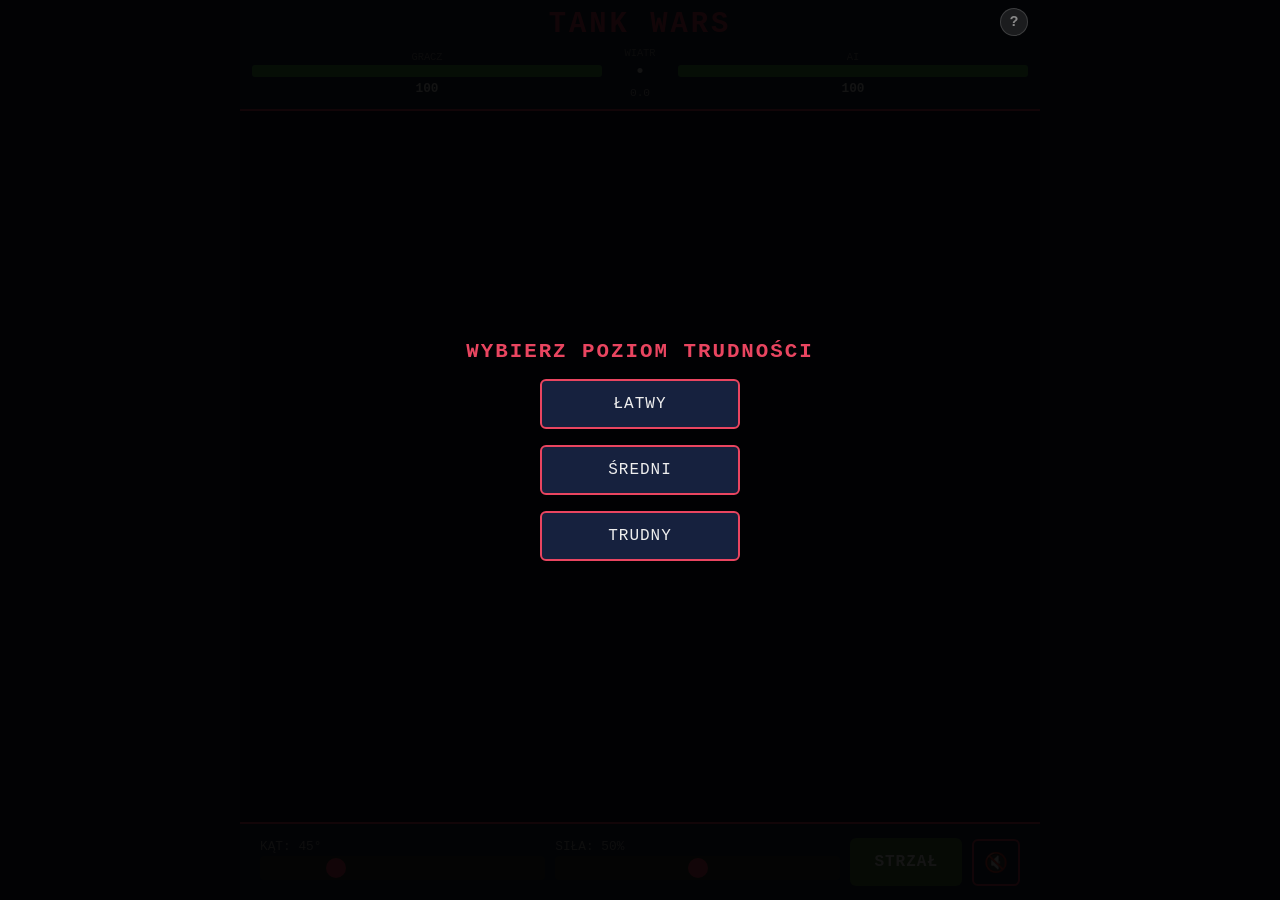
<file: tank_wars/index.html>
<!DOCTYPE html>
<html lang="pl">
<head>
    <meta charset="UTF-8">
    <meta name="viewport" content="width=device-width, initial-scale=1.0, user-scalable=no">
    <meta name="apple-mobile-web-app-capable" content="yes">
    <meta name="apple-mobile-web-app-status-bar-style" content="black-translucent">
    <meta name="screen-orientation" content="portrait">
    <title>Tank Wars - Wojna Czołgów</title>
    <link rel="icon" type="image/png" href="favicon.png">
    <link rel="stylesheet" href="styles.css">
    <link rel="manifest" href="manifest.json">
</head>
<body>
    <div class="game-wrapper">
        <header class="game-header">
            <h1>TANK WARS</h1>
            <button class="info-btn" id="info-btn">?</button>
            <div class="stats">
                <div class="stat-box player">
                    <span class="label">GRACZ</span>
                    <div class="hp-bar"><div class="hp-fill" id="player-hp"></div></div>
                    <span class="hp-text" id="player-hp-text">100</span>
                </div>
                <div class="wind-box">
                    <span class="label">WIATR</span>
                    <div class="wind-arrow" id="wind-arrow">→</div>
                    <span class="wind-text" id="wind-text">0.0</span>
                </div>
                <div class="stat-box enemy">
                    <span class="label">AI</span>
                    <div class="hp-bar"><div class="hp-fill" id="enemy-hp"></div></div>
                    <span class="hp-text" id="enemy-hp-text">100</span>
                </div>
            </div>
        </header>

        <div class="canvas-container">
            <canvas id="gameCanvas" width="400" height="300"></canvas>
            <div id="message" class="message hidden"></div>
        </div>

        <div class="controls">
            <div class="slider-group">
                <label>KĄT: <span id="angle-value">45</span>°</label>
                <input type="range" id="angle-slider" min="0" max="180" value="45">
            </div>
            <div class="slider-group">
                <label>SIŁA: <span id="power-value">50</span>%</label>
                <input type="range" id="power-slider" min="0" max="100" value="50">
            </div>
            <button id="fire-btn">STRZAŁ</button>
            <button id="mute-btn">🔇</button>
        </div>

        <div class="difficulty-select" id="difficulty-select">
            <h2>WYBIERZ POZIOM TRUDNOŚCI</h2>
            <button class="diff-btn" data-level="easy">ŁATWY</button>
            <button class="diff-btn" data-level="medium">ŚREDNI</button>
            <button class="diff-btn" data-level="hard">TRUDNY</button>
        </div>

        <div class="game-over hidden" id="game-over">
            <div class="game-over-defeat" id="game-over-defeat">
                <div class="smoke-container">
                    <div class="smoke s1"></div><div class="smoke s2"></div><div class="smoke s3"></div>
                    <div class="smoke s4"></div><div class="smoke s5"></div><div class="smoke s6"></div>
                    <div class="smoke s7"></div><div class="smoke s8"></div>
                </div>
                <div class="spark-container">
                    <div class="spark sp1"></div><div class="spark sp2"></div><div class="spark sp3"></div>
                    <div class="spark sp4"></div><div class="spark sp5"></div><div class="spark sp6"></div>
                    <div class="spark sp7"></div><div class="spark sp8"></div><div class="spark sp9"></div>
                    <div class="spark sp10"></div><div class="spark sp11"></div><div class="spark sp12"></div>
                </div>
                <div class="wreck-tank">
                    <div class="wreck-barrel"></div>
                    <div class="wreck-body"></div>
                    <div class="wreck-track"></div>
                    <div class="wreck-fire f1"></div>
                    <div class="wreck-fire f2"></div>
                    <div class="wreck-fire f3"></div>
                </div>
                <h2 class="defeat-text">PRZEGRAŁEŚ!</h2>
                <p class="defeat-sub">Twój czołg został zniszczony</p>
                <button id="restart-btn-defeat" class="restart-btn defeat-btn">ZAGRAJ PONOWNIE</button>
            </div>

            <div class="game-over-victory" id="game-over-victory">
                <div class="confetti-container">
                    <div class="confetti c1"></div><div class="confetti c2"></div><div class="confetti c3"></div>
                    <div class="confetti c4"></div><div class="confetti c5"></div><div class="confetti c6"></div>
                    <div class="confetti c7"></div><div class="confetti c8"></div><div class="confetti c9"></div>
                    <div class="confetti c10"></div><div class="confetti c11"></div><div class="confetti c12"></div>
                    <div class="confetti c13"></div><div class="confetti c14"></div><div class="confetti c15"></div>
                    <div class="confetti c16"></div><div class="confetti c17"></div><div class="confetti c18"></div>
                </div>
                <div class="star-container">
                    <div class="star st1">★</div><div class="star st2">★</div><div class="star st3">★</div>
                    <div class="star st4">★</div><div class="star st5">★</div><div class="star st6">★</div>
                    <div class="star st7">★</div><div class="star st8">★</div>
                </div>
                <div class="crown">♛</div>
                <div class="victory-tank">
                    <div class="v-tank-barrel"></div>
                    <div class="v-tank-body"></div>
                    <div class="v-tank-track"></div>
                </div>
                <div class="medal">
                    <div class="medal-ribbon"></div>
                    <div class="medal-disc">★</div>
                </div>
                <h2 class="victory-text">ZWYCIĘSTWO!</h2>
                <p class="victory-sub">Wróg został pokonany</p>
                <button id="restart-btn-victory" class="restart-btn victory-btn">ZAGRAJ PONOWNIE</button>
            </div>
        </div>
    </div>

    <div class="info-modal hidden" id="info-modal">
        <div class="info-content">
            <button class="info-close" id="info-close">✕</button>
            <h2>TANK WARS</h2>
            <p class="info-desc">Taktyczna wojna czołgów ze zmiennym wiatrem i deformacją terenu.</p>
            <div class="info-section">
                <h3>Sterowanie</h3>
                <div class="info-row"><span class="info-key">↑ ↓</span> kąt lufy</div>
                <div class="info-row"><span class="info-key">← →</span> moc strzału</div>
                <div class="info-row"><span class="info-key">SPACE</span> strzał</div>
                <div class="info-row info-touch">📱 <b>Swipe</b> ↕ kąt, ↔ moc &nbsp;|&nbsp; <b>Tap</b> = strzał</div>
            </div>
            <div class="info-section">
                <h3>Jak grać</h3>
                <p>Walcz z AI na deformującym się terenie. Celuj, dostosuj siłę i strzelaj. Trafienia i upadki zadają obrażenia. Wiatr zmienia się po każdym strzale. Zniszcz czołg przeciwnika!</p>
            </div>
        </div>
    </div>

    <script src="script.js"></script>
    <script>if('serviceWorker' in navigator) navigator.serviceWorker.register('./sw.js');</script>
</body>
</html>
</file>
<file: memory_nature/styles.css>
:root {
    --transition-bounce: cubic-bezier(0.68, -0.6, 0.32, 1.6);
    --transition-smooth: cubic-bezier(0.4, 0, 0.2, 1);
    --transition-zen: cubic-bezier(0.23, 1, 0.32, 1);
    --transition-forest: cubic-bezier(0.7, 0, 0.3, 1);
}

/* Global Reset & Base */
* {
    box-sizing: border-box;
    margin: 0;
    padding: 0;
    -webkit-tap-highlight-color: transparent;
}

body {
    min-height: 100dvh;
    display: flex;
    justify-content: center;
    align-items: center;
    overflow-x: hidden;
    overscroll-behavior: none;
    font-family: 'Poppins', sans-serif;
    transition: background 0.8s ease;
    background-attachment: fixed;
}

/* Atmospheric Grain Overlay */
body::after {
    content: "";
    position: fixed;
    top: -50%; left: -50%; width: 200%; height: 200%;
    pointer-events: none;
    z-index: 100;
    opacity: 0.04;
    background-image: url("data:image/svg+xml,%3Csvg viewBox='0 0 200 200' xmlns='http://www.w3.org/2000/svg'%3%3Cfilter id='noiseFilter'%3%3CfeTurbulence type='fractalNoise' baseFrequency='0.65' numOctaves='3' stitchTiles='stitch'/%3E%3C/filter%3E%3Crect width='100%25' height='100%25' filter='url(%23noiseFilter)'/%3E%3C/svg%3E");
    animation: grain 8s steps(10) infinite;
}

@keyframes grain {
    0%, 100% { transform:translate(0, 0) }
    10% { transform:translate(-5%, -10%) }
    20% { transform:translate(-15%, 5%) }
    30% { transform:translate(7%, -25%) }
    40% { transform:translate(-5%, 25%) }
    50% { transform:translate(-15%, 10%) }
    60% { transform:translate(15%, 0%) }
    70% { transform:translate(0%, 15%) }
    80% { transform:translate(3%, 35%) }
    90% { transform:translate(-10%, 10%) }
}

@supports (-webkit-touch-callout: none) {
    body::after {
        display: none;
    }
}

/* Theme: Nature Zen */
body.theme-zen {
    background: #F5E6D3;
    --primary: #5D4037; 
    --surface: rgba(255, 250, 240, 0.6);
    --card-front-bg: #FFF9F0;
    --text: #3E2723;
    --font-display: 'Playfair Display', serif;
}

/* Theme: Forest Quest */
body.theme-forest {
    background: #040807;
    --primary: #00F5D4; 
    --surface: rgba(10, 25, 20, 0.4);
    --card-front-bg: rgba(255, 255, 255, 0.03);
    --text: #E0E1DD;
    --font-display: 'Poppins', sans-serif;
    --bark: #2A1B15;
}

/* Theme: Vibrant Eco */
body.theme-eco {
    background: #7FFF00; 
    --primary: #FF1493; 
    --surface: #FFFFFF;
    --card-front-bg: #FFD700; 
    --text: #000000;
    --font-display: 'Poppins', sans-serif;
}

/* Container & Dashboard */
#game-container {
    width: 95vw;
    max-width: 1000px;
    height: 95dvh;
    padding: 2rem;
    padding: 2rem env(safe-area-inset-right, 2rem) 2rem env(safe-area-inset-left, 2rem);
    display: flex;
    flex-direction: column;
    position: relative;
    z-index: 2;
}

header {
    background: var(--surface);
    backdrop-filter: blur(25px);
    -webkit-backdrop-filter: blur(25px);
    border: 1px solid rgba(255, 255, 255, 0.1);
    padding: 1.5rem 3rem;
    border-radius: 2.5rem;
    display: flex;
    justify-content: space-between;
    margin-bottom: 3rem;
    box-shadow: 0 25px 50px -12px rgba(0, 0, 0, 0.15);
    animation: dashboard-float 5s ease-in-out infinite;
}

@keyframes dashboard-float {
    0%, 100% { transform: translateY(0) rotate(0); }
    50% { transform: translateY(-8px) rotate(0.5deg); }
}

.stat {
    font-family: var(--font-display);
    display: flex;
    flex-direction: column;
    align-items: center;
    gap: 0.15rem;
}

.stat-label {
    font-size: 0.65rem;
    font-weight: 500;
    color: #999;
    opacity: 0.8;
    line-height: 1;
}

.stat-value {
    font-size: 1.8rem;
    font-weight: 800;
    color: var(--primary);
    line-height: 1;
}

.stat-record {
    font-size: 0.72rem;
    font-weight: 500;
    color: #999;
    opacity: 0.85;
    line-height: 1;
}
.stat-record .rec {
    font-weight: 700;
}

/* Combo Indicator */
#combo-container {
    position: fixed;
    top: 50%;
    left: 50%;
    transform: translate(-50%, -50%);
    pointer-events: none;
    z-index: 2000;
    text-align: center;
}

.combo-text {
    font-size: 5rem;
    font-weight: 900;
    color: var(--primary);
    text-shadow: 0 0 30px rgba(255, 255, 255, 0.9), 4px 4px 0px #000;
    animation: combo-pop 2s var(--transition-bounce) forwards;
    display: none;
}

@keyframes combo-pop {
    0% { transform: scale(0) rotate(-20deg); opacity: 0; }
    20% { transform: scale(1.3) rotate(10deg); opacity: 1; }
    80% { transform: scale(1.1) rotate(5deg); opacity: 1; }
    100% { transform: scale(1.5) rotate(0); opacity: 0; }
}

/* Stars Rating */
.stars {
    display: flex;
    justify-content: center;
    gap: 1rem;
    margin: 1.5rem 0;
    font-size: 2.5rem;
}

.star {
    color: #ccc;
    text-shadow: 0 0 5px rgba(0,0,0,0.2);
}

.star.active {
    color: #FFD700;
    text-shadow: 0 0 15px rgba(255, 215, 0, 0.6);
    animation: star-appear 0.5s var(--transition-bounce) both;
}

@keyframes star-appear {
    from { transform: scale(0) rotate(-180deg); }
    to { transform: scale(1) rotate(0); }
}

/* Stats Summary Overlay Styling */
.stats-summary {
    margin: 2rem 0;
    padding: 1.5rem;
    background: rgba(0,0,0,0.05);
    border-radius: 1.5rem;
    display: flex;
    flex-direction: column;
    gap: 0.8rem;
    text-align: left;
}

.summary-item {
    display: flex;
    justify-content: space-between;
    font-size: 1.1rem;
    color: var(--text);
    opacity: 0.8;
}

.summary-item span:last-child {
    font-weight: 800;
    color: var(--primary);
}

.summary-item.total {
    margin-top: 0.5rem;
    padding-top: 1rem;
    border-top: 2px solid rgba(0,0,0,0.1);
    font-size: 1.4rem;
    opacity: 1;
}

.summary-item.total span:last-child {
    color: #f39c12;
    text-shadow: 0 0 10px rgba(243, 156, 18, 0.2);
}

.summary-item.session-total {
    margin-top: 0.3rem;
    padding-top: 0.5rem;
    border-top: 1px dashed rgba(0,0,0,0.1);
    font-size: 1.3rem;
    opacity: 1;
}
.summary-item.session-total span:last-child {
    color: #e74c3c;
    font-size: 1.6rem;
    text-shadow: 0 0 15px rgba(231, 76, 60, 0.3);
}

.new-record {
    font-size: 1.8rem;
    font-weight: 900;
    color: #f39c12;
    text-shadow: 0 0 20px rgba(243, 156, 18, 0.5);
    animation: record-pulse 1s ease-in-out infinite;
    margin: 0.5rem 0;
}

@keyframes record-pulse {
    0%, 100% { transform: scale(1); }
    50% { transform: scale(1.1); }
}

.hidden {
    display: none !important;
}

/* Game Board Grid Logic */
#game-board {
    flex: 1;
    display: grid;
    gap: 1.5rem;
    perspective: 2000px;
    align-content: center;
    justify-content: center;
    margin: 0 auto;
    width: 100%;
}

/* Card Implementation */
.card {
    aspect-ratio: 1/1;
    cursor: pointer;
    position: relative;
    width: 100%;
    transition: transform 0.3s var(--transition-smooth);
    touch-action: manipulation; /* Usuwa opóźnienie double-tap zoom */
}

@media (hover: hover) {
    .card:not(.flipped):hover {
        transform: translateY(-8px);
    }
}

.card-inner {
    position: relative;
    width: 100%;
    height: 100%;
    transform-style: preserve-3d;
    transition: transform 0.6s var(--transition-smooth);
    will-change: transform; /* Optymalizacja GPU dla animacji */
}

.card.flipped .card-inner {
    transform: rotateY(180deg);
}

.card-front, .card-back {
    position: absolute;
    width: 100%;
    height: 100%;
    backface-visibility: hidden;
    display: flex;
    justify-content: center;
    align-items: center;
    border-radius: 1.8rem;
    font-size: 4rem;
}

.card-front {
    background: var(--card-front-bg);
    border: 1px solid rgba(255, 255, 255, 0.2);
    color: var(--primary);
    box-shadow: inset 0 0 40px rgba(0,0,0,0.02);
}

.card-front::after {
    content: "🍃";
    font-family: var(--font-display);
    opacity: 0.15;
    font-size: 2.5rem;
}

.card-back {
    background: white;
    transform: rotateY(180deg);
    box-shadow: 0 15px 35px rgba(0,0,0,0.1);
    font-size: 6rem; /* Increased size to fill the card */
}

/* --- THEME SPECIFIC REFINEMENTS --- */

/* NATURE ZEN: Organic Minimalism */
.theme-zen .card-inner {
    transition: transform 0.9s var(--transition-zen);
}
.theme-zen .card-front {
    border-radius: 3rem 0.8rem;
    background: #FFF9F0;
    border: 1.5px solid rgba(93, 64, 55, 0.15);
}
.theme-zen .card-back {
    border-radius: 3rem 0.8rem;
    background: #FFF9F0;
    color: var(--text);
}
.theme-zen header {
    border-radius: 0;
    background: transparent;
    border: none;
    border-bottom: 2px solid var(--primary);
    box-shadow: none;
    animation: none;
}
.theme-zen .stat-value {
    font-style: italic;
}
.theme-zen .stat-record {
    color: #8D7B6E;
}
.theme-zen .menu-content h1 {
    color: var(--text);
}

/* FOREST QUEST: Deep Immersive Mystery */
.theme-forest .card-inner {
    transition: transform 1.2s var(--transition-forest);
}
.theme-forest .card-front {
    background: rgba(255, 255, 255, 0.03);
    backdrop-filter: blur(40px) saturate(150%);
    -webkit-backdrop-filter: blur(40px) saturate(150%);
    border: 1px solid rgba(0, 245, 212, 0.25);
    box-shadow: 
        inset 0 0 20px rgba(0, 245, 212, 0.05),
        0 10px 30px rgba(0,0,0,0.5);
}
.theme-forest .card-back {
    background: linear-gradient(135deg, var(--bark), #0A0F0D);
    border: 2px solid var(--primary);
    color: var(--primary);
    text-shadow: 0 0 15px var(--primary);
    box-shadow: 
        0 0 50px rgba(0, 245, 212, 0.4),
        inset 0 0 20px rgba(0,0,0,0.5);
}
.theme-forest header {
    background: rgba(10, 25, 20, 0.6);
    border: 1px solid rgba(0, 245, 212, 0.4);
    box-shadow: 
        0 0 40px rgba(0, 245, 212, 0.1),
        0 20px 40px rgba(0,0,0,0.4);
}
.theme-forest::before {
    content: "";
    position: fixed;
    top: 0; left: 0; width: 100%; height: 100%;
    background: radial-gradient(circle at 50% 50%, transparent 0%, #000 100%);
    opacity: 0.6;
    pointer-events: none;
    z-index: 1;
}

.theme-forest .stat-record {
    color: #999;
}

/* VIBRANT ECO: Toy-like Maximalism */
.theme-eco .card-inner {
    transition: transform 0.5s var(--transition-bounce);
}
.theme-eco .card-front {
    background: #FFFFAA;
    border: 5px solid #000;
    box-shadow: 15px 15px 0px #000;
    border-radius: 0;
}
.theme-eco .card-back {
    background: #FFFFFF;
    border: 5px solid #000;
    box-shadow: 15px 15px 0px #000;
    border-radius: 0;
}
@media (hover: hover) {
    .theme-eco .card:not(.flipped):hover .card-inner {
        transform: translateY(-5px) rotate(2deg);
    }
}
.theme-eco header {
    background: #FF1493;
    border: 6px solid #000;
    box-shadow: 15px 15px 0px #000;
    border-radius: 0;
    transform: rotate(-1.5deg);
    animation: none;
}
.theme-eco .stat-value {
    color: #000000;
    text-shadow: 2px 2px 0px #FFFFFF;
}
.theme-eco .stat-record {
    color: #555;
}

/* Overlays & Menus */
.overlay {
    position: fixed;
    top: 0; left: 0; width: 100%; height: 100%;
    background: rgba(0,0,0,0.92);
    backdrop-filter: blur(15px);
    display: flex;
    justify-content: center;
    align-items: center;
    z-index: 1000;
    transition: all 0.5s ease;
}

.overlay.hidden {
    opacity: 0;
    pointer-events: none;
    transform: scale(1.1);
}

.menu-content {
    background: var(--surface);
    padding: 4.5rem;
    border-radius: 3.5rem;
    text-align: center;
    color: var(--text);
    max-width: 550px;
    width: 90%;
    box-shadow: 0 40px 100px rgba(0,0,0,0.6);
    border: 1px solid rgba(255,255,255,0.1);
    position: relative;
    overflow: hidden;
}

.menu-content h1 {
    font-family: var(--font-display);
    font-size: 3.5rem;
    margin-bottom: 0.5rem;
    color: #F5F3F0; /* Higher contrast light bone color */
    line-height: 1.1;
}

.theme-options {
    display: flex;
    flex-direction: column;
    gap: 1.2rem;
    margin-top: 2.5rem;
}

.theme-options button {
    padding: 1.4rem;
    font-size: 1.2rem;
    font-family: 'Poppins', sans-serif;
    font-weight: 800;
    cursor: pointer;
    border: none;
    border-radius: 1.2rem;
    background: var(--primary);
    color: white;
    transition: all 0.4s var(--transition-bounce);
    text-transform: uppercase;
    letter-spacing: 2px;
    touch-action: manipulation;
}

/* Theme Selection Button Customizations */
.theme-options button[data-theme="zen"] {
    background: #FFF9F0;
    color: #3E2723;
    font-family: 'Playfair Display', serif;
    font-weight: 500;
    text-transform: capitalize;
    border: 1px solid #5D4037;
    border-radius: 2rem 0.5rem;
    letter-spacing: 0;
}

.theme-options button[data-theme="forest"] {
    background: rgba(10, 25, 20, 0.8);
    color: #00F5D4;
    border: 1px solid #00F5D4;
    backdrop-filter: blur(10px);
    box-shadow: 0 0 15px rgba(0, 245, 212, 0.3);
}

.theme-options button[data-theme="eco"] {
    background: #FF1493;
    color: #FFD700;
    border: 5px solid #000;
    border-radius: 0;
    font-family: 'Poppins', sans-serif;
    font-weight: 900;
    box-shadow: 8px 8px 0px #000;
}

@media (hover: hover) {
    .theme-options button:hover {
        transform: translateY(-8px) scale(1.03);
        box-shadow: 0 20px 40px rgba(0,0,0,0.3);
        filter: brightness(1.1);
    }

    .theme-options button[data-theme="eco"]:hover {
        box-shadow: 4px 4px 0px #000;
        transform: translate(4px, 4px);
    }
}

/* Next Level Button Styling */
#next-level-btn {
    margin-top: 2rem;
    padding: 1.5rem 3rem;
    font-size: 1.5rem;
    font-weight: 800;
    text-transform: uppercase;
    letter-spacing: 3px;
    cursor: pointer;
    border: none;
    border-radius: 5rem;
    background: linear-gradient(135deg, var(--primary), #FFD700);
    color: white;
    box-shadow: 0 15px 35px rgba(0,0,0,0.2);
    transition: all 0.3s var(--transition-bounce);
    position: relative;
    overflow: hidden;
    z-index: 1;
}

#next-level-btn::before {
    content: "";
    position: absolute;
    top: 0; left: -100%; width: 100%; height: 100%;
    background: linear-gradient(90deg, transparent, rgba(255,255,255,0.4), transparent);
    transition: 0.5s;
    z-index: -1;
}

@media (hover: hover) {
    #next-level-btn:hover {
        transform: scale(1.05) translateY(-5px);
        box-shadow: 0 20px 45px rgba(0,0,0,0.3);
    }

    #next-level-btn:hover::before {
        left: 100%;
    }
}

.theme-eco #next-level-btn {
    background: #7FFF00;
    color: #000;
    border: 5px solid #000;
    border-radius: 0;
    box-shadow: 10px 10px 0px #000;
}

@media (hover: hover) {
    .theme-eco #next-level-btn:hover {
        box-shadow: 5px 5px 0px #000;
        transform: translate(5px, 5px);
    }
}

/* Animations */
@keyframes card-appear {
    from { opacity: 0; transform: scale(0.5) translateY(50px); }
    to { opacity: 1; transform: scale(1) translateY(0); }
}

#game-board .card {
    animation: card-appear 0.6s var(--transition-bounce) backwards;
}

/* Responsive Scaling */
@media (max-width: 768px) {
    #game-container {
        padding: 1rem;
        height: 100dvh;
        padding: 1rem env(safe-area-inset-right, 1rem) 1rem env(safe-area-inset-left, 1rem);
    }
    header {
        padding: 1rem 1.5rem;
        border-radius: 1.5rem;
        margin-bottom: 1.5rem;
        gap: 0.5rem;
        justify-content: center;
        flex-wrap: wrap;
    }
    .stat-value {
        font-size: 1.4rem;
    }
    .stat-record {
        font-size: 0.66rem;
    }
    #game-board {
        gap: 0.8rem;
    }
    .card-front, .card-back {
        font-size: 2.5rem;
        border-radius: 1.2rem;
    }
    .card-back {
        font-size: 4rem;
    }
    .menu-content {
        padding: 2.5rem 1.5rem;
    }
    .menu-content h1 {
        font-size: 2.5rem;
    }
}
</file>
<file: othello/styles.css>
/* ============================================
   Othello - Zen/Japanese Themed Stylesheet
   ============================================ */

:root {
    --bg-primary: #1a1410;
    --bg-secondary: #2a1810;
    --board-color: #3d2817;
    --board-line: #5a3d2a;
    --accent-green: #4a7c59;
    --accent-gold: #c9a96e;
    --text-primary: #f5f0e8;
    --text-secondary: #a89888;
    --black-disc: #1a1a1a;
    --white-disc: #f0ece6;
    --shadow-dark: rgba(0, 0, 0, 0.5);
    --shadow-light: rgba(255, 255, 255, 0.1);
}

/* 1. Reset */
*, *::before, *::after {
    box-sizing: border-box;
    margin: 0;
    padding: 0;
    -webkit-user-select: none;
    user-select: none;
    -webkit-touch-callout: none;
    touch-action: manipulation;
}

/* 2. Body */
body {
    background-color: var(--bg-primary);
    background-image:
        radial-gradient(ellipse at 20% 50%, rgba(74, 124, 89, 0.08) 0%, transparent 50%),
        radial-gradient(ellipse at 80% 20%, rgba(201, 169, 110, 0.06) 0%, transparent 50%),
        radial-gradient(ellipse at 50% 80%, rgba(42, 24, 16, 0.5) 0%, transparent 60%);
    color: var(--text-primary);
    font-family: 'Noto Sans', sans-serif;
    min-height: 100vh;
    display: flex;
    justify-content: center;
    align-items: center;
    padding: 20px;
    -webkit-font-smoothing: antialiased;
    overflow: hidden;
}

/* 3. Container */
.container {
    max-width: 500px;
    width: 100%;
    display: flex;
    flex-direction: column;
    gap: 20px;
}

/* 4. Header */
.header {
    text-align: center;
}

.title {
    font-family: 'Noto Serif', serif;
    font-size: 2.4rem;
    font-weight: 700;
    background: linear-gradient(135deg, var(--text-primary) 0%, var(--accent-gold) 100%);
    -webkit-background-clip: text;
    -webkit-text-fill-color: transparent;
    background-clip: text;
    letter-spacing: 0.15em;
}

.subtitle {
    font-family: 'Noto Serif', serif;
    color: var(--text-secondary);
    font-size: 0.95rem;
    margin-top: 4px;
    letter-spacing: 0.3em;
    text-transform: uppercase;
}

/* 5. Score Panel */
.score-panel {
    display: flex;
    justify-content: center;
    gap: 16px;
}

.score-card {
    display: flex;
    align-items: center;
    gap: 10px;
    background: var(--bg-secondary);
    padding: 10px 18px;
    border-radius: 10px;
    border: 1px solid rgba(201, 169, 110, 0.15);
    min-width: 150px;
}

.disc-indicator {
    width: 24px;
    height: 24px;
    border-radius: 50%;
    flex-shrink: 0;
}

.disc-indicator.black {
    background: radial-gradient(circle at 35% 35%, #444, var(--black-disc));
    box-shadow: 0 2px 4px var(--shadow-dark), inset 0 1px 1px var(--shadow-light);
}

.disc-indicator.white {
    background: radial-gradient(circle at 35% 35%, #fff, var(--white-disc));
    box-shadow: 0 2px 4px var(--shadow-dark), inset 0 1px 1px rgba(0,0,0,0.05);
}

.score-info {
    display: flex;
    flex-direction: column;
}

.score-label {
    font-size: 0.75rem;
    color: var(--text-secondary);
    letter-spacing: 0.05em;
}

.score-value {
    font-size: 1.5rem;
    font-weight: 700;
    color: var(--accent-gold);
    line-height: 1;
}

/* 6. Board */
.board-container {
    display: flex;
    justify-content: center;
}

.board {
    display: grid;
    grid-template-columns: repeat(8, 1fr);
    gap: 2px;
    background: var(--board-line);
    border: 3px solid var(--board-line);
    border-radius: 8px;
    box-shadow:
        0 8px 32px var(--shadow-dark),
        inset 0 0 60px rgba(0, 0, 0, 0.3);
    overflow: hidden;
    width: 100%;
    max-width: 440px;
    aspect-ratio: 1;
}

/* 7. Cells */
.cell {
    aspect-ratio: 1;
    background: var(--board-color);
    display: flex;
    justify-content: center;
    align-items: center;
    cursor: pointer;
    position: relative;
    transition: background-color 0.2s ease;
}

.cell:hover {
    background: #4a3520;
}

.cell.valid-move::after {
    content: '';
    width: 30%;
    height: 30%;
    border-radius: 50%;
    background: var(--accent-green);
    animation: pulse 1.5s ease-in-out infinite;
}

.cell.valid-move:hover::after {
    opacity: 0.9;
}

/* 8. Discs */
.disc {
    width: 80%;
    height: 80%;
    border-radius: 50%;
    position: relative;
    transition: transform 0.1s ease;
}

.disc.black {
    background: radial-gradient(circle at 35% 35%, #555 0%, var(--black-disc) 70%);
    box-shadow:
        0 3px 6px var(--shadow-dark),
        inset 0 2px 4px var(--shadow-light),
        inset 0 -1px 2px rgba(0,0,0,0.4);
}

.disc.white {
    background: radial-gradient(circle at 35% 35%, #ffffff 0%, var(--white-disc) 70%);
    box-shadow:
        0 3px 6px var(--shadow-dark),
        inset 0 2px 4px rgba(255,255,255,0.6),
        inset 0 -1px 2px rgba(0,0,0,0.08);
}

.disc.flipping {
    animation: flip 0.35s ease-in-out;
}

/* 9. Controls */
.controls {
    display: flex;
    flex-direction: column;
    gap: 14px;
    align-items: center;
}

.difficulty-selector {
    display: flex;
    align-items: center;
    gap: 10px;
}

.difficulty-label {
    color: var(--text-secondary);
    font-size: 0.85rem;
}

.difficulty-buttons {
    display: flex;
    gap: 6px;
}

.difficulty-btn {
    background: var(--bg-secondary);
    color: var(--text-secondary);
    border: 1px solid rgba(201, 169, 110, 0.2);
    padding: 6px 14px;
    border-radius: 6px;
    font-size: 0.8rem;
    cursor: pointer;
    transition: all 0.2s ease;
    font-family: 'Noto Sans', sans-serif;
}

.difficulty-btn:hover {
    border-color: var(--accent-gold);
    color: var(--text-primary);
}

.difficulty-btn.active {
    background: rgba(201, 169, 110, 0.15);
    border-color: var(--accent-gold);
    color: var(--accent-gold);
    font-weight: 600;
}

.new-game-btn {
    background: linear-gradient(135deg, var(--accent-green), #3a6549);
    color: var(--text-primary);
    border: none;
    padding: 10px 28px;
    border-radius: 8px;
    font-size: 0.95rem;
    font-weight: 600;
    cursor: pointer;
    transition: all 0.2s ease;
    box-shadow: 0 4px 12px rgba(74, 124, 89, 0.3);
    font-family: 'Noto Sans', sans-serif;
}

.new-game-btn:hover {
    transform: translateY(-1px);
    box-shadow: 0 6px 16px rgba(74, 124, 89, 0.4);
}

.new-game-btn:active {
    transform: translateY(0);
}

/* 10. Status */
.status {
    text-align: center;
    color: var(--accent-gold);
    font-size: 0.95rem;
    padding: 10px 16px;
    border: 1px solid rgba(201, 169, 110, 0.2);
    border-radius: 8px;
    background: rgba(201, 169, 110, 0.05);
    letter-spacing: 0.03em;
}

/* 11. Back Link */
.back-link {
    text-align: center;
    color: var(--text-secondary);
    text-decoration: none;
    font-size: 0.85rem;
    opacity: 0.7;
    transition: opacity 0.2s ease;
    padding: 8px;
}

.back-link:hover {
    opacity: 1;
    color: var(--accent-gold);
}

/* 12. Responsive */

/* iPad optimization */
@media (min-width: 768px) {
    body {
        padding: 40px;
    }

    .title {
        font-size: 3rem;
    }

    .board {
        max-width: 480px;
    }

    .score-card {
        padding: 14px 24px;
        min-width: 180px;
    }

    .score-value {
        font-size: 1.8rem;
    }
}

/* Mobile optimization */
@media (max-width: 500px) {
    body {
        padding: 12px;
        align-items: flex-start;
    }

    .title {
        font-size: 1.8rem;
    }

    .subtitle {
        font-size: 0.8rem;
    }

    .score-panel {
        gap: 10px;
    }

    .score-card {
        padding: 8px 12px;
        min-width: 130px;
        gap: 8px;
    }

    .score-value {
        font-size: 1.3rem;
    }

    .board {
        max-width: 100%;
    }

    .difficulty-btn {
        padding: 5px 10px;
        font-size: 0.75rem;
    }

    .new-game-btn {
        padding: 8px 20px;
        font-size: 0.85rem;
    }

    .container {
        gap: 16px;
    }
}

/* 13. Animations */
@keyframes pulse {
    0%, 100% {
        transform: scale(1);
        opacity: 0.4;
    }
    50% {
        transform: scale(1.2);
        opacity: 0.7;
    }
}

@keyframes flip {
    0% {
        transform: rotateY(0deg);
    }
    50% {
        transform: rotateY(90deg);
    }
    100% {
        transform: rotateY(0deg);
    }
}
</file>
<file: saper/styles.css>
:root {
    --bg-base: #050505;
    --glass-bg: rgba(15, 15, 20, 0.4);
    --glass-border: rgba(255, 255, 255, 0.08);
    --accent: #ff2a5f; /* Cyber neon red/pink */
    --accent-glow: rgba(255, 42, 95, 0.4);
    --text-muted: #6b7280;
    --text-primary: #e2e8f0;
    
    --cell-idle: rgba(30, 30, 40, 0.6);
    --cell-hover: rgba(50, 50, 65, 0.8);
    --cell-active: rgba(20, 20, 25, 0.9);
    
    --font-ui: 'Outfit', sans-serif;
    --font-data: 'JetBrains Mono', monospace;
    
    --num-1: #38bdf8;
    --num-2: #a3e635;
    --num-3: #f43f5e;
    --num-4: #c084fc;
    --num-5: #fbbf24;
    --num-6: #2dd4bf;
    --num-7: #e2e8f0;
    --num-8: #94a3b8;
}

/* Base Setup */
body, html {
    margin: 0;
    padding: 0;
    height: 100vh;
    background-color: var(--bg-base);
    color: var(--text-primary);
    font-family: var(--font-ui);
    display: flex;
    justify-content: center;
    align-items: center;
    overflow: hidden;
    user-select: none;
}

/* Atmosphere Details */
.noise-overlay {
    position: fixed;
    top: 0; left: 0; width: 100%; height: 100%;
    background-image: url('data:image/svg+xml;utf8,%3Csvg viewBox="0 0 200 200" xmlns="http://www.w3.org/2000/svg"%3E%3Cfilter id="noiseFilter"%3E%3CfeTurbulence type="fractalNoise" baseFrequency="0.8" numOctaves="3" stitchTiles="stitch"/%3E%3C/filter%3E%3Crect width="100%25" height="100%25" filter="url(%23noiseFilter)" opacity="0.05"/%3E%3C/svg%3E');
    pointer-events: none;
    z-index: 10;
}

.ambient-light {
    position: fixed;
    top: 20%; left: 30%;
    width: 60vw; height: 60vh;
    background: radial-gradient(circle, rgba(255, 42, 95, 0.08) 0%, rgba(0,0,0,0) 70%);
    pointer-events: none;
    z-index: -1;
    border-radius: 50%;
    filter: blur(80px);
}

.ambient-light.light-2 {
    top: 60%; left: 70%;
    background: radial-gradient(circle, rgba(56, 189, 248, 0.08) 0%, rgba(0,0,0,0) 70%);
}

/* Layout */
.app-wrapper {
    background: var(--glass-bg);
    border: 1px solid var(--glass-border);
    backdrop-filter: blur(24px) saturate(180%);
    -webkit-backdrop-filter: blur(24px);
    border-radius: 24px;
    padding: 2rem;
    box-shadow: 0 30px 60px rgba(0, 0, 0, 0.6), inset 0 1px 0 rgba(255, 255, 255, 0.1);
    display: flex;
    flex-direction: column;
    gap: 24px;
    position: relative;
    z-index: 5;
    max-width: 95vw;
    max-height: 95vh;
}

/* Header & Controls */
.top-bar {
    display: flex;
    justify-content: space-between;
    align-items: center;
    padding-bottom: 1rem;
    border-bottom: 1px solid rgba(255, 255, 255, 0.05);
}

.brand {
    display: flex;
    align-items: baseline;
    gap: 8px;
}

.logo {
    font-family: var(--font-data);
    font-weight: 800;
    letter-spacing: -1px;
    font-size: 1.2rem;
    color: var(--accent);
    text-shadow: 0 0 10px var(--accent-glow);
}

.version {
    font-family: var(--font-data);
    font-size: 0.7rem;
    color: var(--text-muted);
}

.cyber-select {
    background: rgba(0, 0, 0, 0.3);
    border: 1px solid var(--glass-border);
    color: var(--text-primary);
    font-family: var(--font-data);
    font-size: 0.8rem;
    padding: 8px 16px;
    border-radius: 8px;
    cursor: pointer;
    outline: none;
    transition: all 0.3s cubic-bezier(0.4, 0, 0.2, 1);
    letter-spacing: 0.5px;
}

.cyber-select:hover, .cyber-select:focus {
    border-color: var(--accent);
    box-shadow: 0 0 15px var(--accent-glow);
    background: rgba(255, 42, 95, 0.05);
}

.cyber-select option {
    background-color: #0b0f19;
    color: var(--text-primary);
}

/* HUD (Heads Up Display) */
.hud {
    display: flex;
    justify-content: space-between;
    align-items: center;
    background: rgba(0, 0, 0, 0.2);
    border-radius: 16px;
    padding: 12px 24px;
    border: 1px solid rgba(255, 255, 255, 0.03);
}

.hud-panel {
    display: flex;
    flex-direction: column;
    align-items: center;
    gap: 4px;
}

.hud-label {
    font-family: var(--font-data);
    font-size: 0.65rem;
    color: var(--text-muted);
    letter-spacing: 2px;
}

.counter {
    font-family: var(--font-data);
    font-size: 2rem;
    font-weight: 800;
    color: #fff;
    text-shadow: 0 0 15px rgba(255, 255, 255, 0.4);
    letter-spacing: 2px;
    font-variant-numeric: tabular-nums;
    width: 80px;
    text-align: center;
}

#mine-counter { color: var(--accent); text-shadow: 0 0 15px var(--accent-glow); }
#timer { color: var(--num-1); text-shadow: 0 0 15px rgba(56, 189, 248, 0.4); }

.action-btn {
    background: transparent;
    border: none;
    padding: 0;
    cursor: pointer;
    position: relative;
    border-radius: 12px;
}

.btn-inner {
    background: linear-gradient(135deg, rgba(255,255,255,0.1), rgba(255,255,255,0.02));
    border: 1px solid rgba(255,255,255,0.1);
    color: #fff;
    font-family: var(--font-data);
    font-weight: 700;
    font-size: 0.9rem;
    padding: 0 24px; /* Szerokość boczna */
    height: 46px;    /* Stała wysokość dla wszystkich przycisków */
    display: flex;
    align-items: center;
    justify-content: center;
    border-radius: 12px;
    letter-spacing: 2px;
    transition: all 0.2s;
    backdrop-filter: blur(10px);
    box-sizing: border-box;
}

.action-btn:hover .btn-inner {
    border-color: rgba(255,255,255,0.3);
    transform: translateY(-2px);
    box-shadow: 0 10px 20px rgba(0,0,0,0.3);
}

.action-btn:active .btn-inner {
    transform: translateY(1px);
    background: rgba(255, 255, 255, 0.05);
}

.action-btn.win .btn-inner { color: var(--num-2); border-color: var(--num-2); box-shadow: 0 0 15px rgba(163, 230, 53, 0.3); }
.action-btn.lose .btn-inner { color: var(--accent); border-color: var(--accent); box-shadow: 0 0 15px var(--accent-glow); }

.action-btn.active .btn-inner {
    border-color: var(--accent);
    color: var(--accent);
    box-shadow: 0 0 15px var(--accent-glow);
    background: rgba(255, 42, 95, 0.1);
}

.flag-icon {
    font-size: 1.2rem;
    padding: 0 16px !important; /* Przywrócenie pierwotnej szerokości */
}

/* Board */
.board-container {
    background: rgba(0, 0, 0, 0.4);
    padding: 1rem;
    border-radius: 16px;
    border: 1px solid rgba(255, 255, 255, 0.02);
    box-shadow: inset 0 10px 30px rgba(0,0,0,0.5);
    overflow: auto;
    touch-action: none; /* Zapobiega scrollowaniu/zoomowaniu planszy */
}

.board {
    display: grid;
    gap: 3px;
    margin: 0 auto;
    -webkit-touch-callout: none; /* Blokuje menu systemowe na iOS */
}

.cell {
    width: 34px;
    height: 34px;
    background-color: var(--cell-idle);
    border: 1px solid rgba(255,255,255,0.03);
    border-radius: 6px;
    display: flex;
    justify-content: center;
    align-items: center;
    font-family: var(--font-data);
    font-weight: 800;
    font-size: 1rem;
    cursor: pointer;
    transition: all 0.2s cubic-bezier(0.175, 0.885, 0.32, 1.275);
    box-shadow: 0 2px 4px rgba(0,0,0,0.2), inset 0 1px 1px rgba(255,255,255,0.05);
}

.cell:hover {
    background-color: var(--cell-hover);
    border-color: rgba(255,255,255,0.1);
    transform: scale(1.05);
    z-index: 2;
}

.cell:active {
    transform: scale(0.95);
    background-color: var(--cell-active);
}

.cell.revealed {
    background-color: transparent;
    border-color: rgba(255,255,255,0.02);
    box-shadow: none;
    cursor: default;
    transform: none;
}

.cell.flag {
    color: var(--accent);
    text-shadow: 0 0 10px var(--accent-glow);
    font-size: 0.9rem;
}

.cell.mine {
    background-color: rgba(255, 42, 95, 0.1);
    color: var(--accent);
    border-color: rgba(255, 42, 95, 0.3);
}

.cell.mine.blown {
    background-color: var(--accent);
    color: #fff;
    border-color: var(--accent);
    box-shadow: 0 0 20px var(--accent-glow);
    animation: glitch 0.3s cubic-bezier(.25, .46, .45, .94) both infinite;
}

@keyframes glitch {
  0% { transform: translate(0) }
  20% { transform: translate(-2px, 2px) }
  40% { transform: translate(-2px, -2px) }
  60% { transform: translate(2px, 2px) }
  80% { transform: translate(2px, -2px) }
  100% { transform: translate(0) }
}

/* Number Colors */
.cell[data-value="1"] { color: var(--num-1); text-shadow: 0 0 10px rgba(56, 189, 248, 0.3); }
.cell[data-value="2"] { color: var(--num-2); text-shadow: 0 0 10px rgba(163, 230, 53, 0.3); }
.cell[data-value="3"] { color: var(--num-3); text-shadow: 0 0 10px rgba(244, 63, 94, 0.3); }
.cell[data-value="4"] { color: var(--num-4); text-shadow: 0 0 10px rgba(192, 132, 252, 0.3); }
.cell[data-value="5"] { color: var(--num-5); text-shadow: 0 0 10px rgba(251, 191, 36, 0.3); }
.cell[data-value="6"] { color: var(--num-6); text-shadow: 0 0 10px rgba(45, 212, 191, 0.3); }
.cell[data-value="7"] { color: var(--num-7); text-shadow: 0 0 10px rgba(226, 232, 240, 0.3); }
.cell[data-value="8"] { color: var(--num-8); text-shadow: 0 0 10px rgba(148, 163, 184, 0.3); }

/* Footer */
.bottom-bar {
    display: flex;
    justify-content: space-between;
    font-family: var(--font-data);
    font-size: 0.6rem;
    color: var(--text-muted);
    border-top: 1px solid rgba(255, 255, 255, 0.05);
    padding-top: 1rem;
    letter-spacing: 1px;
}

.status-indicator {
    color: var(--num-2);
    text-shadow: 0 0 8px rgba(163, 230, 53, 0.5);
}
</file>
<file: snake_viking/styles.css>
:root {
    --bg-dark: #111316;
    --wood-dark: #2c1e16;
    --stone-light: #8b959e;
    --stone-dark: #3a4146;
    --blood-red: #8a1c1c;
    --ice-blue: #a5d8d9;
    --gold: #d4af37;
    --serpent-green: #2d4c3b;
}

body {
    margin: 0;
    padding: 0;
    min-height: 100vh;
    background-color: var(--bg-dark);
    background-image: radial-gradient(circle at center, #1f2329 0%, var(--bg-dark) 100%);
    font-family: 'MedievalSharp', cursive;
    color: var(--stone-light);
    display: flex;
    justify-content: center;
    align-items: center;
    user-select: none;
}

.game-wrapper {
    display: flex;
    flex-direction: column;
    align-items: center;
    gap: 20px;
    background: linear-gradient(135deg, var(--stone-dark), #22262a);
    padding: 30px;
    border-radius: 8px;
    border: 4px solid #1a1a1a;
    box-shadow: 0 20px 50px rgba(0,0,0,0.8), inset 0 0 20px rgba(0,0,0,0.5);
    position: relative;
}

.game-header {
    text-align: center;
    border-bottom: 2px solid var(--blood-red);
    padding-bottom: 10px;
    width: 100%;
}

h1 {
    margin: 0;
    font-size: 2.5rem;
    color: var(--stone-light);
    text-shadow: 2px 2px 4px rgba(0,0,0,0.8);
    letter-spacing: 3px;
}

.subtitle {
    margin: 5px 0 0 0;
    color: var(--blood-red);
    font-size: 1.1rem;
    letter-spacing: 1px;
}

.stats {
    display: flex;
    justify-content: space-between;
    width: 100%;
    gap: 20px;
}

.stat-box {
    background: var(--wood-dark);
    padding: 10px 20px;
    border: 2px solid #1a1a1a;
    border-radius: 4px;
    display: flex;
    flex-direction: column;
    align-items: center;
    flex: 1;
    box-shadow: inset 0 0 10px rgba(0,0,0,0.8);
}

.stat-box span:first-child {
    font-size: 0.8rem;
    color: var(--gold);
    margin-bottom: 5px;
}

.stat-box span:last-child {
    font-size: 1.5rem;
    color: var(--ice-blue);
}

.canvas-container {
    position: relative;
    border: 6px solid #1a1a1a;
    border-radius: 4px;
    box-shadow: 0 10px 30px rgba(0,0,0,0.6);
    background-color: #1a1e24;
}

canvas {
    display: block;
    background-image: 
      linear-gradient(rgba(255,255,255,0.03) 1px, transparent 1px),
      linear-gradient(90deg, rgba(255,255,255,0.03) 1px, transparent 1px);
    background-size: 25px 25px;
    max-width: 100%;
    height: auto;
    touch-action: none;
}

.mobile-controls {
    display: none;
    flex-direction: column;
    align-items: center;
    gap: 10px;
    margin-top: 20px;
    width: 100%;
}

.control-row {
    display: flex;
    gap: 10px;
}

.ctrl-btn {
    width: 60px;
    height: 60px;
    padding: 0;
    font-size: 1.5rem;
    display: flex;
    justify-content: center;
    align-items: center;
    background: var(--stone-dark);
    border-color: #1a1a1a;
}

@media (max-width: 600px) {
    .game-wrapper {
        padding: 15px;
        width: 95vw;
        box-sizing: border-box;
    }
    
    .mobile-controls {
        display: flex;
    }
    
    h1 {
        font-size: 1.8rem;
    }
}

.overlay {
    position: absolute;
    top: 0; left: 0; width: 100%; height: 100%;
    background: rgba(0, 0, 0, 0.85);
    display: flex;
    flex-direction: column;
    justify-content: center;
    align-items: center;
    text-align: center;
}

.overlay.hidden {
    display: none;
}

.overlay h2 {
    color: var(--blood-red);
    font-size: 2.5rem;
    margin: 0 0 10px 0;
    text-shadow: 0 0 10px rgba(138, 28, 28, 0.5);
}

.overlay p {
    color: var(--stone-light);
    margin-bottom: 30px;
}

button {
    background: var(--blood-red);
    color: #fff;
    border: 2px solid #5a1212;
    padding: 12px 24px;
    font-family: 'MedievalSharp', cursive;
    font-size: 1.2rem;
    cursor: pointer;
    border-radius: 4px;
    transition: all 0.2s;
    box-shadow: 0 4px 6px rgba(0,0,0,0.5);
}

button:hover {
    background: #a32222;
    transform: translateY(-2px);
    box-shadow: 0 6px 10px rgba(0,0,0,0.6);
}

button:active {
    transform: translateY(1px);
    box-shadow: 0 2px 4px rgba(0,0,0,0.5);
}
</file>
<file: tank_wars/styles.css>
:root {
    --bg-dark: #1a1a2e;
    --panel-bg: #16213e;
    --accent: #e94560;
    --green: #4a7c3f;
    --text: #eee;
    --hp-green: #4caf50;
    --hp-red: #f44336;
}

* { box-sizing: border-box; margin: 0; padding: 0; }

body {
    font-family: 'Courier New', monospace;
    background: var(--bg-dark);
    color: var(--text);
    min-height: 100vh;
    display: flex;
    justify-content: center;
    align-items: center;
    user-select: none;
    -webkit-user-select: none;
    overflow: hidden;
}

.game-wrapper {
    display: flex;
    flex-direction: column;
    width: 100%;
    max-width: 800px;
    height: 100vh;
    height: 100dvh;
}

.game-header {
    background: var(--panel-bg);
    padding: 8px 12px;
    border-bottom: 2px solid var(--accent);
    position: relative;
}

.info-btn {
    position: absolute;
    top: 8px;
    right: 12px;
    width: 28px;
    height: 28px;
    border-radius: 50%;
    background: rgba(255,255,255,0.1);
    color: #888;
    border: 1px solid rgba(255,255,255,0.15);
    font-size: 0.9rem;
    font-weight: bold;
    cursor: pointer;
    font-family: inherit;
    display: flex;
    align-items: center;
    justify-content: center;
    z-index: 30;
    transition: background 0.2s;
}

.info-btn:active { background: rgba(255,255,255,0.2); }

h1 {
    text-align: center;
    font-size: 1.4rem;
    color: var(--accent);
    margin-bottom: 6px;
    letter-spacing: 3px;
}

.stats {
    display: flex;
    justify-content: space-between;
    align-items: center;
    gap: 8px;
}

.stat-box {
    flex: 1;
    text-align: center;
}

.label {
    font-size: 0.65rem;
    color: #888;
    display: block;
    margin-bottom: 2px;
}

.hp-bar {
    height: 12px;
    background: #333;
    border-radius: 3px;
    overflow: hidden;
    margin-bottom: 2px;
}

.hp-fill {
    height: 100%;
    background: var(--hp-green);
    transition: width 0.3s, background 0.3s;
    width: 100%;
}

.hp-fill.low { background: var(--hp-red); }

.hp-text {
    font-size: 0.8rem;
    font-weight: bold;
}

.wind-box {
    text-align: center;
    min-width: 60px;
}

.wind-arrow {
    font-size: 1.2rem;
    transition: transform 0.3s;
}

.wind-text {
    font-size: 0.7rem;
    color: #aaa;
}

.canvas-container {
    flex: 1;
    position: relative;
    background: #0f0f23;
    overflow: hidden;
}

canvas {
    display: block;
    width: 100%;
    height: 100%;
}

.message {
    position: absolute;
    top: 50%;
    left: 50%;
    transform: translate(-50%, -50%);
    background: rgba(0,0,0,0.85);
    color: var(--accent);
    padding: 12px 24px;
    border-radius: 6px;
    font-size: 1rem;
    font-weight: bold;
    text-align: center;
    pointer-events: none;
    z-index: 10;
}

.message.hidden { display: none; }

.controls {
    background: var(--panel-bg);
    padding: 10px 12px;
    display: flex;
    gap: 10px;
    align-items: center;
    border-top: 2px solid var(--accent);
}

.slider-group {
    flex: 1;
}

.slider-group label {
    display: block;
    font-size: 0.7rem;
    color: #aaa;
    margin-bottom: 2px;
}

input[type="range"] {
    width: 100%;
    height: 24px;
    -webkit-appearance: none;
    background: #333;
    border-radius: 4px;
    outline: none;
}

input[type="range"]::-webkit-slider-thumb {
    -webkit-appearance: none;
    width: 20px;
    height: 20px;
    background: var(--accent);
    border-radius: 50%;
    cursor: pointer;
}

#fire-btn {
    padding: 12px 24px;
    background: var(--green);
    color: white;
    border: none;
    border-radius: 6px;
    font-size: 1rem;
    font-weight: bold;
    cursor: pointer;
    font-family: inherit;
    letter-spacing: 1px;
    min-height: 48px;
}

#fire-btn:active { background: #3a6630; }
#fire-btn:disabled { background: #555; cursor: not-allowed; }

#mute-btn {
    padding: 10px;
    background: var(--panel-bg);
    color: var(--text);
    border: 2px solid var(--accent);
    border-radius: 6px;
    font-size: 1.2rem;
    cursor: pointer;
    min-width: 44px;
}

.difficulty-select {
    position: absolute;
    top: 0; left: 0; right: 0; bottom: 0;
    background: rgba(0,0,0,0.92);
    display: flex;
    flex-direction: column;
    justify-content: center;
    align-items: center;
    gap: 16px;
    z-index: 20;
}

.difficulty-select.hidden { display: none; }

.difficulty-select h2 {
    color: var(--accent);
    font-size: 1.3rem;
    letter-spacing: 2px;
}

.diff-btn {
    width: 200px;
    padding: 14px;
    background: var(--panel-bg);
    color: var(--text);
    border: 2px solid var(--accent);
    border-radius: 6px;
    font-size: 1rem;
    font-family: inherit;
    cursor: pointer;
    letter-spacing: 1px;
}

.diff-btn:active { background: var(--accent); }

/* ==================== GAME OVER OVERLAY ==================== */
.game-over {
    position: absolute;
    top: 0; left: 0; right: 0; bottom: 0;
    z-index: 20;
    display: flex;
}

.game-over.hidden { display: none; }

/* ==================== DEFEAT SCREEN ==================== */
.game-over-defeat {
    display: none;
    flex-direction: column;
    align-items: center;
    justify-content: center;
    width: 100%;
    height: 100%;
    position: relative;
    background: radial-gradient(ellipse at center bottom, rgba(180,30,20,0.3) 0%, rgba(0,0,0,0.95) 70%);
    animation: defeatPulse 3s ease-in-out infinite;
    overflow: hidden;
}

.game-over.defeat .game-over-defeat { display: flex; }

@keyframes defeatPulse {
    0%, 100% { background: radial-gradient(ellipse at center bottom, rgba(180,30,20,0.3) 0%, rgba(0,0,0,0.95) 70%); }
    50% { background: radial-gradient(ellipse at center bottom, rgba(200,40,20,0.45) 0%, rgba(0,0,0,0.95) 70%); }
}

/* Wreck tank */
.wreck-tank {
    position: relative;
    width: 80px;
    height: 50px;
    transform: rotate(-12deg) translateY(10px);
    margin-bottom: 10px;
    animation: wreckShake 0.15s infinite alternate;
}

@keyframes wreckShake {
    from { transform: rotate(-12deg) translateY(10px) translateX(-1px); }
    to { transform: rotate(-12deg) translateY(10px) translateX(1px); }
}

.wreck-body {
    position: absolute;
    bottom: 8px;
    left: 10px;
    width: 55px;
    height: 20px;
    background: #2a2a2a;
    border-radius: 3px;
    border: 2px solid #444;
}

.wreck-body::before {
    content: '';
    position: absolute;
    top: -8px;
    left: 15px;
    width: 25px;
    height: 10px;
    background: #333;
    border-radius: 4px 4px 0 0;
    border: 2px solid #555;
    border-bottom: none;
}

.wreck-barrel {
    position: absolute;
    bottom: 20px;
    left: 30px;
    width: 40px;
    height: 6px;
    background: #555;
    transform: rotate(25deg);
    transform-origin: left center;
    border-radius: 2px;
}

.wreck-barrel::after {
    content: '';
    position: absolute;
    right: -2px;
    top: -2px;
    width: 8px;
    height: 10px;
    background: #444;
    border-radius: 2px;
}

.wreck-track {
    position: absolute;
    bottom: 0;
    left: 8px;
    width: 60px;
    height: 10px;
    background: #1a1a1a;
    border-radius: 3px;
}

.wreck-fire {
    position: absolute;
    border-radius: 50%;
    animation: fireFlicker 0.3s ease-in-out infinite alternate;
}

.wreck-fire.f1 {
    width: 14px; height: 18px;
    background: radial-gradient(ellipse, #ff6600 20%, #ff3300 50%, transparent 70%);
    bottom: 22px; left: 20px;
    animation-delay: 0s;
}

.wreck-fire.f2 {
    width: 10px; height: 14px;
    background: radial-gradient(ellipse, #ffaa00 20%, #ff6600 50%, transparent 70%);
    bottom: 26px; left: 28px;
    animation-delay: 0.1s;
}

.wreck-fire.f3 {
    width: 8px; height: 10px;
    background: radial-gradient(ellipse, #ffcc00 20%, #ff8800 50%, transparent 70%);
    bottom: 30px; left: 24px;
    animation-delay: 0.2s;
}

@keyframes fireFlicker {
    from { opacity: 0.7; transform: scaleY(0.85) scaleX(1.1); }
    to { opacity: 1; transform: scaleY(1.15) scaleX(0.9); }
}

/* Smoke */
.smoke-container {
    position: absolute;
    bottom: 30%;
    left: 50%;
    transform: translateX(-50%);
    width: 120px;
    height: 200px;
    pointer-events: none;
}

.smoke {
    position: absolute;
    bottom: 0;
    border-radius: 50%;
    background: radial-gradient(circle, rgba(100,100,100,0.4) 0%, transparent 70%);
    animation: smokeRise 3s ease-out infinite;
}

.smoke.s1 { width: 30px; height: 30px; left: 40px; animation-delay: 0s; }
.smoke.s2 { width: 22px; height: 22px; left: 55px; animation-delay: 0.4s; }
.smoke.s3 { width: 28px; height: 28px; left: 35px; animation-delay: 0.8s; }
.smoke.s4 { width: 18px; height: 18px; left: 60px; animation-delay: 1.2s; }
.smoke.s5 { width: 25px; height: 25px; left: 45px; animation-delay: 1.6s; }
.smoke.s6 { width: 20px; height: 20px; left: 50px; animation-delay: 2.0s; }
.smoke.s7 { width: 32px; height: 32px; left: 38px; animation-delay: 2.4s; }
.smoke.s8 { width: 16px; height: 16px; left: 58px; animation-delay: 0.6s; }

@keyframes smokeRise {
    0% { opacity: 0.6; transform: translateY(0) scale(0.5); }
    50% { opacity: 0.3; }
    100% { opacity: 0; transform: translateY(-180px) scale(2.5) translateX(20px); }
}

/* Sparks */
.spark-container {
    position: absolute;
    bottom: 32%;
    left: 50%;
    transform: translateX(-50%);
    width: 100px;
    height: 150px;
    pointer-events: none;
}

.spark {
    position: absolute;
    bottom: 0;
    width: 3px;
    height: 3px;
    border-radius: 50%;
    background: #ff8800;
    box-shadow: 0 0 4px #ff6600, 0 0 8px #ff4400;
    animation: sparkFloat 1.5s ease-out infinite;
}

.spark.sp1 { left: 30px; --sx: -15px; animation-delay: 0s; }
.spark.sp2 { left: 50px; --sx: 12px; animation-delay: 0.15s; }
.spark.sp3 { left: 70px; --sx: -8px; animation-delay: 0.3s; }
.spark.sp4 { left: 40px; --sx: 18px; animation-delay: 0.45s; }
.spark.sp5 { left: 60px; --sx: -12px; animation-delay: 0.6s; }
.spark.sp6 { left: 45px; --sx: 6px; animation-delay: 0.75s; }
.spark.sp7 { left: 55px; --sx: -20px; animation-delay: 0.9s; }
.spark.sp8 { left: 35px; --sx: 14px; animation-delay: 1.05s; }
.spark.sp9 { left: 65px; --sx: -6px; animation-delay: 0.2s; }
.spark.sp10 { left: 48px; --sx: 10px; animation-delay: 0.5s; }
.spark.sp11 { left: 52px; --sx: -16px; animation-delay: 0.7s; }
.spark.sp12 { left: 42px; --sx: 8px; animation-delay: 1.0s; }

@keyframes sparkFloat {
    0% { opacity: 1; transform: translateY(0) translateX(0); }
    100% { opacity: 0; transform: translateY(-120px) translateX(var(--sx, 10px)); }
}

/* Defeat text */
.defeat-text {
    font-size: 2rem;
    color: #ff3333;
    text-shadow: 0 0 20px rgba(255,50,50,0.8), 0 0 40px rgba(255,0,0,0.4), 0 0 60px rgba(200,0,0,0.2);
    letter-spacing: 6px;
    animation: glitchText 0.1s infinite alternate, defeatTextIn 0.8s ease-out;
    z-index: 2;
    margin-top: 10px;
}

@keyframes defeatTextIn {
    0% { opacity: 0; transform: scale(2.5) rotate(-5deg); filter: blur(10px); }
    60% { opacity: 1; transform: scale(0.95) rotate(1deg); filter: blur(0); }
    100% { transform: scale(1) rotate(0); }
}

@keyframes glitchText {
    0% { text-shadow: 0 0 20px rgba(255,50,50,0.8), 2px 0 #00ffff, -2px 0 #ff00ff; }
    25% { text-shadow: 0 0 20px rgba(255,50,50,0.8), -1px 0 #00ffff, 1px 0 #ff00ff; }
    50% { text-shadow: 0 0 20px rgba(255,50,50,0.8), 1px 1px #00ffff, -1px -1px #ff00ff; }
    75% { text-shadow: 0 0 20px rgba(255,50,50,0.8), -2px 1px #00ffff, 2px -1px #ff00ff; }
    100% { text-shadow: 0 0 20px rgba(255,50,50,0.8), 0px -1px #00ffff, 0px 1px #ff00ff; }
}

.defeat-sub {
    color: #888;
    font-size: 0.8rem;
    margin-top: 4px;
    z-index: 2;
    animation: fadeIn 1s ease-out 0.5s both;
}

@keyframes fadeIn {
    from { opacity: 0; transform: translateY(10px); }
    to { opacity: 1; transform: translateY(0); }
}

.restart-btn {
    padding: 14px 32px;
    color: white;
    border: none;
    border-radius: 6px;
    font-size: 1rem;
    font-family: inherit;
    font-weight: bold;
    cursor: pointer;
    letter-spacing: 1px;
    z-index: 2;
}

.defeat-btn {
    background: #8b0000;
    border: 2px solid #ff3333;
    animation: fadeIn 1s ease-out 0.8s both;
}

.defeat-btn:active { background: #cc0000; }

/* ==================== VICTORY SCREEN ==================== */
.game-over-victory {
    display: none;
    flex-direction: column;
    align-items: center;
    justify-content: center;
    width: 100%;
    height: 100%;
    position: relative;
    background: radial-gradient(ellipse at center top, rgba(255,200,50,0.25) 0%, rgba(0,0,0,0.95) 70%);
    animation: victoryPulse 2.5s ease-in-out infinite;
    overflow: hidden;
}

.game-over.victory .game-over-victory { display: flex; }

@keyframes victoryPulse {
    0%, 100% { background: radial-gradient(ellipse at center top, rgba(255,200,50,0.25) 0%, rgba(0,0,0,0.95) 70%); }
    50% { background: radial-gradient(ellipse at center top, rgba(255,220,80,0.35) 0%, rgba(0,0,0,0.95) 70%); }
}

/* Victory tank */
.victory-tank {
    position: relative;
    width: 80px;
    height: 50px;
    margin-bottom: 8px;
    animation: tankBounce 1s ease-in-out infinite alternate;
}

@keyframes tankBounce {
    from { transform: translateY(0); }
    to { transform: translateY(-5px); }
}

.v-tank-body {
    position: absolute;
    bottom: 8px;
    left: 10px;
    width: 55px;
    height: 20px;
    background: #2a5a2a;
    border-radius: 3px;
    border: 2px solid #4a8a4a;
    box-shadow: 0 0 15px rgba(80,180,80,0.3);
}

.v-tank-body::before {
    content: '';
    position: absolute;
    top: -8px;
    left: 15px;
    width: 25px;
    height: 10px;
    background: #3a6a3a;
    border-radius: 4px 4px 0 0;
    border: 2px solid #5a9a5a;
    border-bottom: none;
}

.v-tank-barrel {
    position: absolute;
    bottom: 22px;
    left: 30px;
    width: 35px;
    height: 6px;
    background: #5a8a5a;
    transform: rotate(-35deg);
    transform-origin: left center;
    border-radius: 2px;
    box-shadow: 0 0 8px rgba(100,200,100,0.4);
}

.v-tank-barrel::after {
    content: '';
    position: absolute;
    right: -2px;
    top: -2px;
    width: 8px;
    height: 10px;
    background: #4a7a4a;
    border-radius: 2px;
}

.v-tank-track {
    position: absolute;
    bottom: 0;
    left: 8px;
    width: 60px;
    height: 10px;
    background: #1a3a1a;
    border-radius: 3px;
}

/* Crown */
.crown {
    font-size: 2.2rem;
    color: #ffd700;
    text-shadow: 0 0 15px rgba(255,215,0,0.6), 0 0 30px rgba(255,200,0,0.3);
    animation: crownBounce 0.8s ease-in-out infinite alternate;
    z-index: 2;
    margin-bottom: 4px;
}

@keyframes crownBounce {
    from { transform: translateY(0) scale(1); }
    to { transform: translateY(-6px) scale(1.05); }
}

/* Medal */
.medal {
    position: relative;
    width: 36px;
    height: 50px;
    margin-bottom: 8px;
    z-index: 2;
    animation: medalSwing 2s ease-in-out infinite alternate;
}

@keyframes medalSwing {
    from { transform: rotate(-3deg); }
    to { transform: rotate(3deg); }
}

.medal-ribbon {
    position: absolute;
    top: 0;
    left: 50%;
    transform: translateX(-50%);
    width: 16px;
    height: 22px;
    background: linear-gradient(180deg, #cc3333, #aa2222);
    clip-path: polygon(0 0, 100% 0, 100% 100%, 50% 75%, 0 100%);
}

.medal-disc {
    position: absolute;
    bottom: 0;
    left: 50%;
    transform: translateX(-50%);
    width: 30px;
    height: 30px;
    border-radius: 50%;
    background: linear-gradient(135deg, #ffd700, #ffaa00, #ffd700);
    border: 3px solid #cc8800;
    display: flex;
    align-items: center;
    justify-content: center;
    font-size: 0.8rem;
    color: #8b6914;
    box-shadow: 0 0 10px rgba(255,215,0,0.5), inset 0 -2px 4px rgba(0,0,0,0.2);
}

/* Victory text */
.victory-text {
    font-size: 2rem;
    color: #ffd700;
    text-shadow: 0 0 20px rgba(255,215,0,0.8), 0 0 40px rgba(255,200,0,0.4), 0 0 60px rgba(255,180,0,0.2);
    letter-spacing: 6px;
    animation: victoryTextIn 0.8s ease-out, goldGlow 2s ease-in-out infinite alternate;
    z-index: 2;
    margin-top: 6px;
}

@keyframes victoryTextIn {
    0% { opacity: 0; transform: scale(0.3) rotate(10deg); filter: blur(8px); }
    60% { opacity: 1; transform: scale(1.1) rotate(-2deg); filter: blur(0); }
    100% { transform: scale(1) rotate(0); }
}

@keyframes goldGlow {
    from { text-shadow: 0 0 20px rgba(255,215,0,0.8), 0 0 40px rgba(255,200,0,0.4); }
    to { text-shadow: 0 0 30px rgba(255,215,0,1), 0 0 60px rgba(255,200,0,0.6), 0 0 80px rgba(255,180,0,0.3); }
}

.victory-sub {
    color: #aaa;
    font-size: 0.8rem;
    margin-top: 4px;
    z-index: 2;
    animation: fadeIn 1s ease-out 0.5s both;
}

.victory-btn {
    background: linear-gradient(135deg, #b8860b, #daa520);
    border: 2px solid #ffd700;
    color: #1a1a2e;
    font-weight: bold;
    animation: fadeIn 1s ease-out 0.8s both;
}

.victory-btn:active { background: linear-gradient(135deg, #daa520, #ffd700); }

/* Stars */
.star-container {
    position: absolute;
    top: 0; left: 0; right: 0; bottom: 0;
    pointer-events: none;
    z-index: 1;
}

.star {
    position: absolute;
    color: #ffd700;
    font-size: 1rem;
    animation: starTwinkle 1.5s ease-in-out infinite alternate;
    text-shadow: 0 0 6px rgba(255,215,0,0.6);
}

.star.st1 { top: 8%; left: 10%; animation-delay: 0s; font-size: 0.8rem; }
.star.st2 { top: 15%; right: 12%; animation-delay: 0.3s; font-size: 1.2rem; }
.star.st3 { top: 25%; left: 18%; animation-delay: 0.6s; font-size: 0.7rem; }
.star.st4 { top: 10%; left: 50%; animation-delay: 0.15s; font-size: 1rem; }
.star.st5 { top: 20%; right: 25%; animation-delay: 0.45s; font-size: 0.9rem; }
.star.st6 { top: 5%; left: 35%; animation-delay: 0.75s; font-size: 1.1rem; }
.star.st7 { top: 18%; left: 70%; animation-delay: 0.25s; font-size: 0.8rem; }
.star.st8 { top: 12%; right: 35%; animation-delay: 0.55s; font-size: 0.7rem; }

@keyframes starTwinkle {
    from { opacity: 0.3; transform: scale(0.7) rotate(0deg); }
    to { opacity: 1; transform: scale(1.2) rotate(20deg); }
}

/* Confetti */
.confetti-container {
    position: absolute;
    top: 0; left: 0; right: 0;
    height: 100%;
    pointer-events: none;
    z-index: 1;
}

.confetti {
    position: absolute;
    top: -10px;
    width: 8px;
    height: 8px;
    animation: confettiFall linear infinite;
}

.confetti.c1 { left: 5%; background: #ff4444; animation-duration: 3s; animation-delay: 0s; border-radius: 2px; transform: rotate(45deg); }
.confetti.c2 { left: 12%; background: #ffd700; animation-duration: 2.5s; animation-delay: 0.2s; border-radius: 50%; width: 6px; height: 6px; }
.confetti.c3 { left: 20%; background: #44ff44; animation-duration: 3.5s; animation-delay: 0.5s; border-radius: 1px; }
.confetti.c4 { left: 28%; background: #4444ff; animation-duration: 2.8s; animation-delay: 0.1s; border-radius: 2px; transform: rotate(30deg); }
.confetti.c5 { left: 35%; background: #ff44ff; animation-duration: 3.2s; animation-delay: 0.7s; border-radius: 50%; width: 5px; height: 5px; }
.confetti.c6 { left: 42%; background: #ffd700; animation-duration: 2.6s; animation-delay: 0.3s; border-radius: 2px; }
.confetti.c7 { left: 50%; background: #ff6644; animation-duration: 3.1s; animation-delay: 0.9s; border-radius: 50%; width: 7px; height: 7px; }
.confetti.c8 { left: 58%; background: #44ddff; animation-duration: 2.9s; animation-delay: 0.15s; border-radius: 1px; transform: rotate(60deg); }
.confetti.c9 { left: 65%; background: #ff4488; animation-duration: 3.3s; animation-delay: 0.6s; border-radius: 2px; }
.confetti.c10 { left: 72%; background: #88ff44; animation-duration: 2.7s; animation-delay: 0.4s; border-radius: 50%; width: 6px; height: 6px; }
.confetti.c11 { left: 80%; background: #ffd700; animation-duration: 3.4s; animation-delay: 0.8s; border-radius: 2px; transform: rotate(20deg); }
.confetti.c12 { left: 88%; background: #ff8844; animation-duration: 2.4s; animation-delay: 0.25s; border-radius: 1px; }
.confetti.c13 { left: 95%; background: #44ffaa; animation-duration: 3.0s; animation-delay: 0.55s; border-radius: 50%; width: 5px; height: 5px; }
.confetti.c14 { left: 8%; background: #ff4444; animation-duration: 2.8s; animation-delay: 1.0s; border-radius: 2px; }
.confetti.c15 { left: 45%; background: #ffd700; animation-duration: 3.6s; animation-delay: 0.35s; border-radius: 1px; transform: rotate(45deg); }
.confetti.c16 { left: 75%; background: #aa44ff; animation-duration: 2.5s; animation-delay: 0.65s; border-radius: 50%; width: 6px; height: 6px; }
.confetti.c17 { left: 30%; background: #44ff88; animation-duration: 3.2s; animation-delay: 0.45s; border-radius: 2px; }
.confetti.c18 { left: 60%; background: #ff6688; animation-duration: 2.9s; animation-delay: 0.75s; border-radius: 1px; transform: rotate(15deg); }

@keyframes confettiFall {
    0% { top: -10px; opacity: 1; transform: rotateX(0) rotateZ(0); }
    100% { top: 110%; opacity: 0.3; transform: rotateX(720deg) rotateZ(360deg); }
}

@media (min-width: 600px) {
    h1 { font-size: 1.8rem; }
    .controls { padding: 14px 20px; }
    .slider-group label { font-size: 0.8rem; }
    .defeat-text, .victory-text { font-size: 2.5rem; }
}

/* Info modal */
.info-modal {
    position: absolute;
    top: 0; left: 0; right: 0; bottom: 0;
    background: rgba(0,0,0,0.85);
    z-index: 25;
    display: flex;
    align-items: center;
    justify-content: center;
    padding: 20px;
}

.info-modal.hidden { display: none; }

.info-content {
    background: var(--panel-bg);
    border: 1px solid rgba(255,255,255,0.1);
    border-radius: 12px;
    padding: 24px;
    max-width: 340px;
    width: 100%;
    position: relative;
}

.info-content h2 {
    color: var(--accent);
    font-size: 1.2rem;
    letter-spacing: 2px;
    margin-bottom: 6px;
}

.info-desc {
    color: #888;
    font-size: 0.75rem;
    margin-bottom: 16px;
    line-height: 1.4;
}

.info-section {
    margin-bottom: 14px;
}

.info-section h3 {
    color: var(--accent);
    font-size: 0.8rem;
    letter-spacing: 1px;
    margin-bottom: 8px;
    text-transform: uppercase;
}

.info-row {
    font-size: 0.75rem;
    color: #ccc;
    margin-bottom: 4px;
    display: flex;
    align-items: center;
    gap: 8px;
}

.info-key {
    background: rgba(255,255,255,0.1);
    padding: 2px 6px;
    border-radius: 3px;
    font-size: 0.7rem;
    min-width: 40px;
    text-align: center;
    color: var(--accent);
}

.info-touch {
    margin-top: 8px;
    padding-top: 8px;
    border-top: 1px solid rgba(255,255,255,0.08);
    color: #888;
}

.info-section p {
    font-size: 0.75rem;
    color: #aaa;
    line-height: 1.5;
}

.info-close {
    position: absolute;
    top: 10px;
    right: 12px;
    background: none;
    border: none;
    color: #666;
    font-size: 1.2rem;
    cursor: pointer;
    padding: 4px;
}

.info-close:active { color: #fff; }

/* Touch device adjustments */
.touch-device .controls {
    padding: 12px 16px;
    gap: 8px;
}

.touch-device .slider-group label {
    font-size: 0.85rem;
    font-weight: 600;
}

.touch-device input[type="range"] {
    pointer-events: none;
    opacity: 0.5;
    height: 20px;
}

.touch-device #fire-btn {
    display: none;
}

.touch-device .canvas-container {
    touch-action: none;
}

.touch-device .controls::after {
    display: none;
}
</file>
